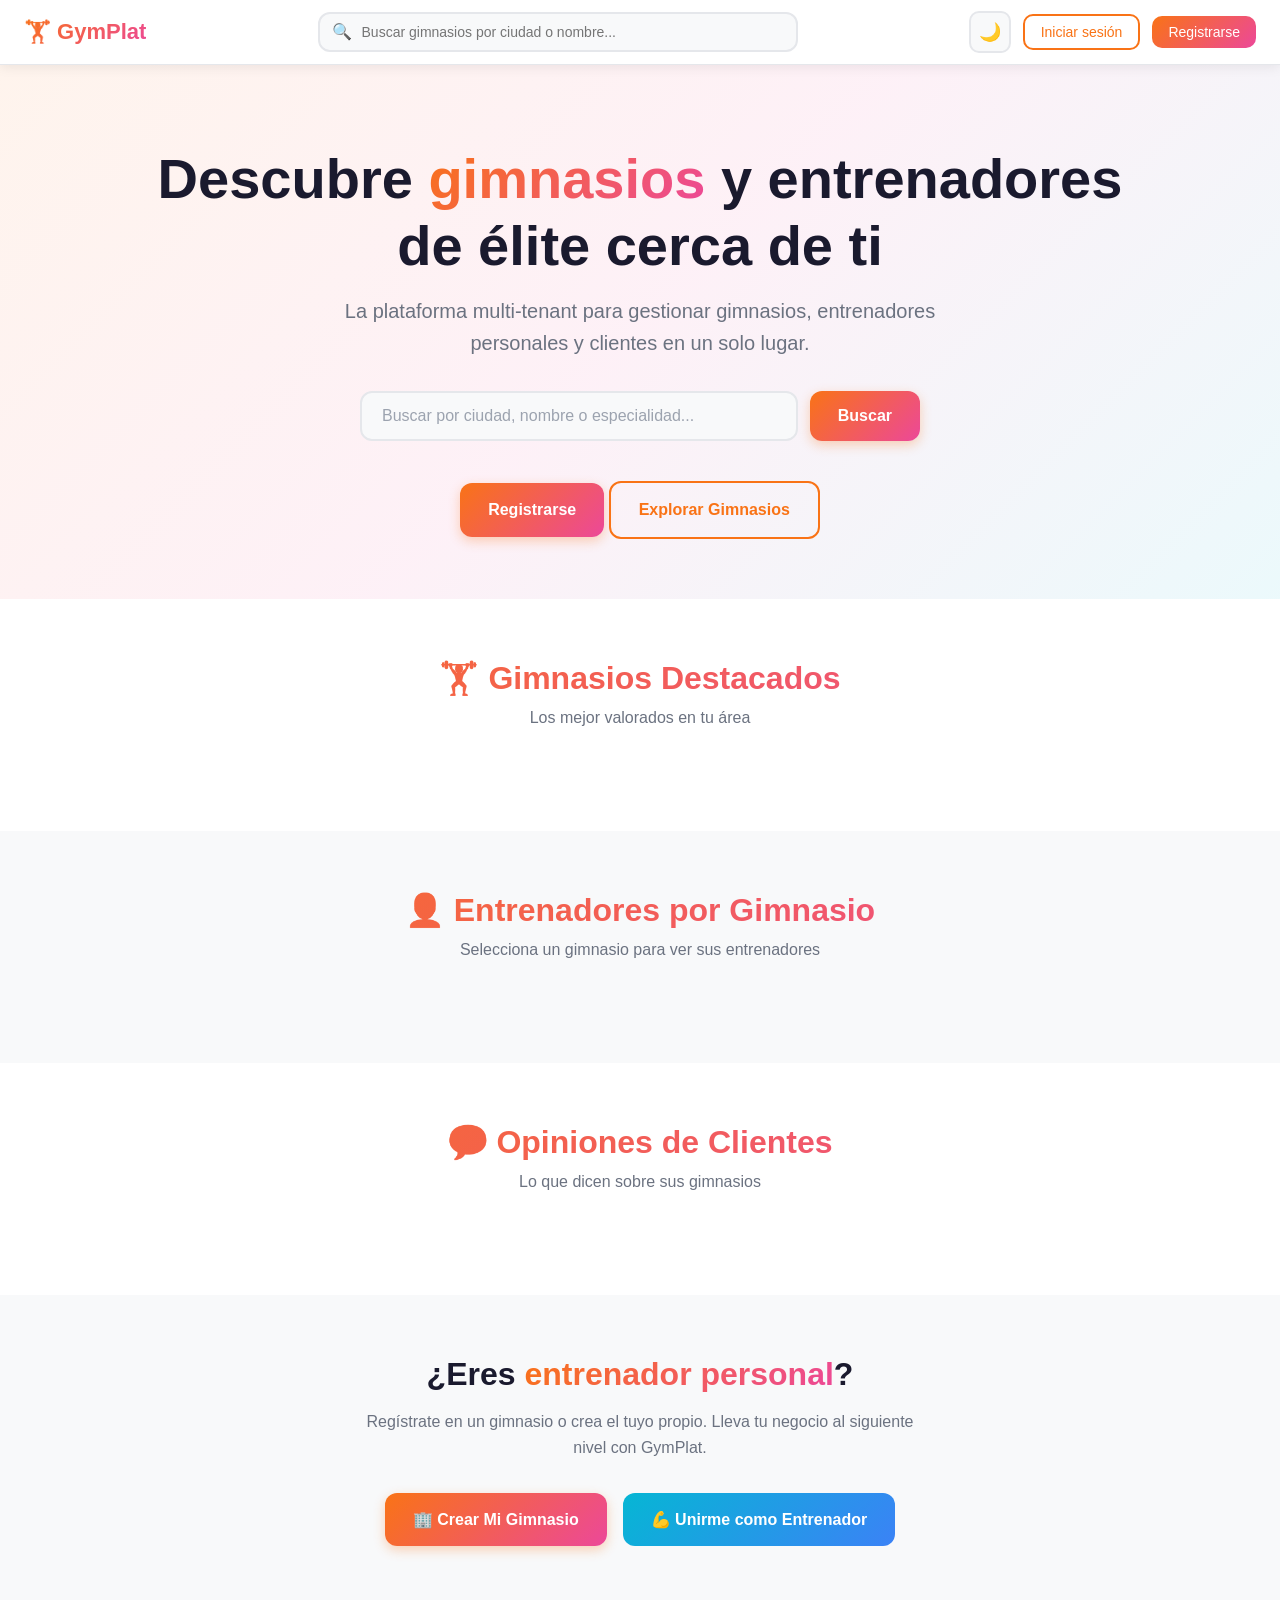
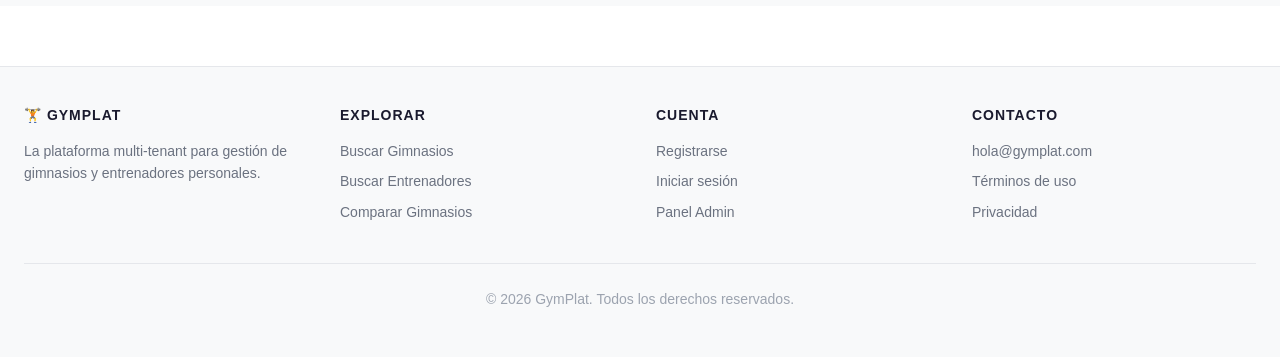
<file: index.html>
<!DOCTYPE html>
<html lang="es">
<head>
  <meta charset="UTF-8">
  <meta name="viewport" content="width=device-width, initial-scale=1.0">
  <title>GymPlat - Encuentra tu gimnasio perfecto</title>
  <link rel="stylesheet" href="css/main.css">
  <link rel="icon" href="data:image/svg+xml,<svg xmlns=%22http://www.w3.org/2000/svg%22 viewBox=%220 0 100 100%22><text y=%22.9em%22 font-size=%2290%22>🏋️</text></svg>">
</head>
<body>
  <!-- Navbar se inserta dinámicamente -->
  <div id="navbar-root"></div>

  <!-- HERO -->
  <section class="hero" id="hero">
    <div class="container">
      <h1>Descubre <span class="gradient-text">gimnasios</span> y entrenadores<br>de élite cerca de ti</h1>
      <p>La plataforma multi-tenant para gestionar gimnasios, entrenadores personales y clientes en un solo lugar.</p>
      <div class="search-hero">
        <input type="search" id="hero-search" class="input" placeholder="Buscar por ciudad, nombre o especialidad...">
        <button class="btn btn-primary btn-lg" onclick="handleHeroSearch()">Buscar</button>
      </div>
      <div>
        <a href="pages/register.html" class="btn btn-primary btn-lg">Registrarse</a>
        <a href="pages/search.html" class="btn btn-outline btn-lg">Explorar Gimnasios</a>
      </div>
    </div>
  </section>

  <!-- GIMNASIOS DESTACADOS -->
  <section class="section" id="featured">
    <div class="container">
      <div class="section-title">
        <h2>🏋️ Gimnasios Destacados</h2>
        <p>Los mejor valorados en tu área</p>
      </div>
      <div class="grid-3" id="featured-grid"></div>
    </div>
  </section>

  <!-- ENTRENADORES POR GIMNASIO -->
  <section class="section section-alt" id="trainers-section">
    <div class="container">
      <div class="section-title">
        <h2>👤 Entrenadores por Gimnasio</h2>
        <p>Selecciona un gimnasio para ver sus entrenadores</p>
      </div>
      <div id="gym-selector"></div>
      <div class="mt-3" id="trainers-carousel"></div>
    </div>
  </section>

  <!-- TESTIMONIOS -->
  <section class="section" id="testimonials">
    <div class="container">
      <div class="section-title">
        <h2>💬 Opiniones de Clientes</h2>
        <p>Lo que dicen sobre sus gimnasios</p>
      </div>
      <div class="grid-3" id="testimonials-grid"></div>
    </div>
  </section>

  <!-- CTA ENTRENADORES -->
  <section class="section section-alt" id="cta-trainer">
    <div class="container" style="text-align:center;">
      <h2>¿Eres <span class="text-gradient">entrenador personal</span>?</h2>
      <p style="color:var(--text-secondary);max-width:560px;margin:16px auto 32px;">
        Regístrate en un gimnasio o crea el tuyo propio. Lleva tu negocio al siguiente nivel con GymPlat.
      </p>
      <div class="flex justify-center gap-4" style="flex-wrap:wrap;">
        <a href="pages/register.html?tab=gym" class="btn btn-primary btn-lg">🏢 Crear Mi Gimnasio</a>
        <a href="pages/register.html?tab=trainer" class="btn btn-secondary btn-lg">💪 Unirme como Entrenador</a>
      </div>
    </div>
  </section>

  <!-- FOOTER -->
  <footer class="footer">
    <div class="footer-content">
      <div>
        <h4>🏋️ GymPlat</h4>
        <p style="color:var(--text-secondary);font-size:14px;">La plataforma multi-tenant para gestión de gimnasios y entrenadores personales.</p>
      </div>
      <div>
        <h4>Explorar</h4>
        <a href="pages/search.html">Buscar Gimnasios</a>
        <a href="pages/search.html">Buscar Entrenadores</a>
        <a href="pages/compare.html">Comparar Gimnasios</a>
      </div>
      <div>
        <h4>Cuenta</h4>
        <a href="pages/register.html">Registrarse</a>
        <a href="#" onclick="handleLoginClick()">Iniciar sesión</a>
        <a href="pages/admin-gym.html">Panel Admin</a>
      </div>
      <div>
        <h4>Contacto</h4>
        <a href="mailto:hola@gymplat.com">hola@gymplat.com</a>
        <a href="#">Términos de uso</a>
        <a href="#">Privacidad</a>
      </div>
    </div>
    <div class="footer-bottom">
      <p>&copy; 2026 GymPlat. Todos los derechos reservados.</p>
    </div>
  </footer>

  <!-- App Module -->
  <script type="module">
    import { Navbar } from './js/components/Navbar.js';
    import { GymCard } from './js/components/GymCard.js';
    import { gymService } from './js/services/firestore.js';
    import { getCurrentUser, logoutUser, onAuthStateChanged } from './js/services/auth.js';
    import { Toast } from './js/components/Toast.js';

    const toast = new Toast();

    // Navbar
    const navbar = new Navbar({
      onSearch: (term) => handleGlobalSearch(term),
      onLoginClick: () => { window.location.href = 'pages/register.html'; },
      onRegisterClick: () => { window.location.href = 'pages/register.html'; },
      onLogout: async () => {
        try {
          await logoutUser();
          navbar.setUser(null);
          toast.info('Sesión cerrada');
        } catch(e) {
          toast.error(e.message);
        }
      },
    });
    document.getElementById('navbar-root').appendChild(navbar.render());

    onAuthStateChanged((user) => navbar.setUser(user));

    // Cargar gimnasios destacados
    async function loadFeatured() {
      const grid = document.getElementById('featured-grid');
      try {
        let gyms;
        try {
          gyms = await gymService.getAll();
        } catch(e) {
          gyms = getSampleGyms();
        }
        gyms = gyms.filter(g => g.estado === 'activo').slice(0, 6);
        gyms.forEach(gym => {
          grid.appendChild(GymCard.render(gym));
        });
      } catch(e) {
        grid.innerHTML = '<div class="empty-state"><div class="icon">🏋️</div><p>No hay gimnasios disponibles</p></div>';
      }
    }

    // Cargar gyms para selector de entrenadores
    async function loadGymSelector() {
      const selector = document.getElementById('gym-selector');
      try {
        let gyms;
        try { gyms = await gymService.getAll(); } catch(e) { gyms = getSampleGyms(); }
        gyms.filter(g => g.estado === 'activo').slice(0, 5).forEach(gym => {
          const btn = document.createElement('button');
          btn.className = 'chip';
          btn.textContent = gym.nombre;
          btn.style.cssText = 'font-size:14px;padding:8px 16px;';
          btn.onclick = () => loadTrainersByGym(gym.id, gym.nombre);
          selector.appendChild(btn);
        });
      } catch(e) {}
    }

    async function loadTrainersByGym(gymId, gymName) {
      const carousel = document.getElementById('trainers-carousel');
      carousel.innerHTML = '';
      carousel.style.display = 'flex';
      carousel.style.gap = '24px';
      carousel.style.overflowX = 'auto';
      carousel.style.paddingBottom = '12px';
      carousel.style.scrollSnapType = 'x mandatory';
      try {
        let trainers;
        try {
          const { trainerService } = await import('./js/services/firestore.js');
          trainers = await trainerService.getByGym(gymId);
        } catch(e) { trainers = []; }

        if (trainers.length === 0) {
          carousel.innerHTML = '<div class="empty-state"><p>No hay entrenadores registrados en este gimnasio</p></div>';
          return;
        }

        trainers.forEach(async trainer => {
          const card = document.createElement('div');
          card.style.cssText = 'min-width:280px;scroll-snap-align:start;';
          card.appendChild(await import('./js/components/TrainerCard.js').then(m => m.TrainerCard.render(trainer)));
          carousel.appendChild(card);
        });
      } catch(e) {
        carousel.innerHTML = '<div class="empty-state"><p>Error cargando entrenadores</p></div>';
      }
    }

    // Cargar testimonios (reseñas)
    async function loadTestimonials() {
      const grid = document.getElementById('testimonials-grid');
      try {
        let reviews;
        try {
          const { reviewService } = await import('./js/services/firestore.js');
          reviews = await reviewService.getAll();
        } catch(e) { reviews = getSampleReviews(); }

        reviews.filter(r => r.approved).slice(0, 3).forEach(review => {
          const card = document.createElement('div');
          card.className = 'card';
          card.style.cssText = 'border-radius:16px;';
          let stars = "";
          for (let i = 0; i < 5; i++) stars += i < review.rating ? "★" : "☆";
          card.innerHTML = `
            <div style="display:flex;align-items:center;gap:10px;margin-bottom:12px;">
              <div style="width:40px;height:40px;border-radius:50%;background:var(--gradient-sports);display:flex;align-items:center;justify-content:center;color:#fff;font-weight:700;">${(review.autorNombre||'?').charAt(0)}</div>
              <div>
                <strong>${escapeHtml(review.autorNombre||'Anónimo')}</strong>
                <div style="color:#f59e0b;">${stars}</div>
              </div>
            </div>
            <p style="color:var(--text-primary);font-size:14px;line-height:1.6;">${escapeHtml(review.contenido||'')}</p>
          `;
          grid.appendChild(card);
        });
      } catch(e) {
        grid.innerHTML = '<div class="empty-state"><p>No hay testimonios aún</p></div>';
      }
    }

    function escapeHtml(text) {
      if (!text) return '';
      const div = document.createElement('div');
      div.textContent = text;
      return div.innerHTML;
    }

    // Funciones globales
    window.handleHeroSearch = function() {
      const term = document.getElementById('hero-search').value.trim();
      if (term) {
        window.location.href = `pages/search.html?q=${encodeURIComponent(term)}`;
      }
    };

    window.handleGlobalSearch = function(term) {
      if (term.length >= 3) {
        window.location.href = `pages/search.html?q=${encodeURIComponent(term)}`;
      }
    };

    window.handleLoginClick = function() {
      window.location.href = 'pages/register.html';
    };

    // Datos de ejemplo
    function getSampleGyms() {
      return [
        { id:'g1', nombre:'Power Gym Madrid', descripcion:'Gimnasio de referencia en Madrid con instalaciones de última generación', direccion:'Av. de la Castellana 123, Madrid', telefono:'+34 911 234 567', email:'info@powergym.es', ciudad:'Madrid', estado:'activo', logo:'', banner:'', precioMensual:49.99, rating:4.8, reviewCount:124, especialidades:['CrossFit','Fuerza','Musculación'], createdAt:new Date().toISOString(), updatedAt:new Date().toISOString() },
        { id:'g2', nombre:'Zen Yoga Studio', descripcion:'Estudio especializado en yoga, pilates y mindfulness', direccion:'Calle Serrano 45, Madrid', telefono:'+34 912 345 678', email:'hola@zenyoga.es', ciudad:'Madrid', estado:'activo', logo:'', banner:'', precioMensual:39.99, rating:4.9, reviewCount:89, especialidades:['Yoga','Pilates','Mindfulness'], createdAt:new Date().toISOString(), updatedAt:new Date().toISOString() },
        { id:'g3', nombre:'Iron Fit Club', descripcion:'Entrenamiento funcional y clases grupales', direccion:'Paseo de la Reforma 789, CDMX', telefono:'+52 555 123 4567', email:'contacto@ironfit.mx', ciudad:'Ciudad de México', estado:'activo', logo:'', banner:'', precioMensual:35.00, rating:4.5, reviewCount:67, especialidades:['Funcional','Cardio','Boxeo'], createdAt:new Date().toISOString(), updatedAt:new Date().toISOString() },
      ];
    }

    function getSampleReviews() {
      return [
        { id:'r1', gymId:'g1', autorNombre:'Carlos M.', autorEmail:'carlos@mail.com', contenido:'Excelente gimnasio, los entrenadores son muy profesionales y las instalaciones están impecables.', rating:5, media:[], approved:true, createdAt:new Date().toISOString() },
        { id:'r2', gymId:'g2', autorNombre:'Ana L.', autorEmail:'ana@mail.com', contenido:'El mejor estudio de yoga que he conocido. Ambiente relajado y profesores excelentes.', rating:5, media:[], approved:true, createdAt:new Date().toISOString() },
        { id:'r3', gymId:'g3', autorNombre:'Miguel R.', autorEmail:'miguel@mail.com', contenido:'Buen gimnasio pero los horarios podrían ser más flexibles.', rating:3, media:[], approved:true, createdAt:new Date().toISOString() },
      ];
    }

    // Init
    loadFeatured();
    loadGymSelector();
    loadTestimonials();
  </script>
</body>
</html>
</file>
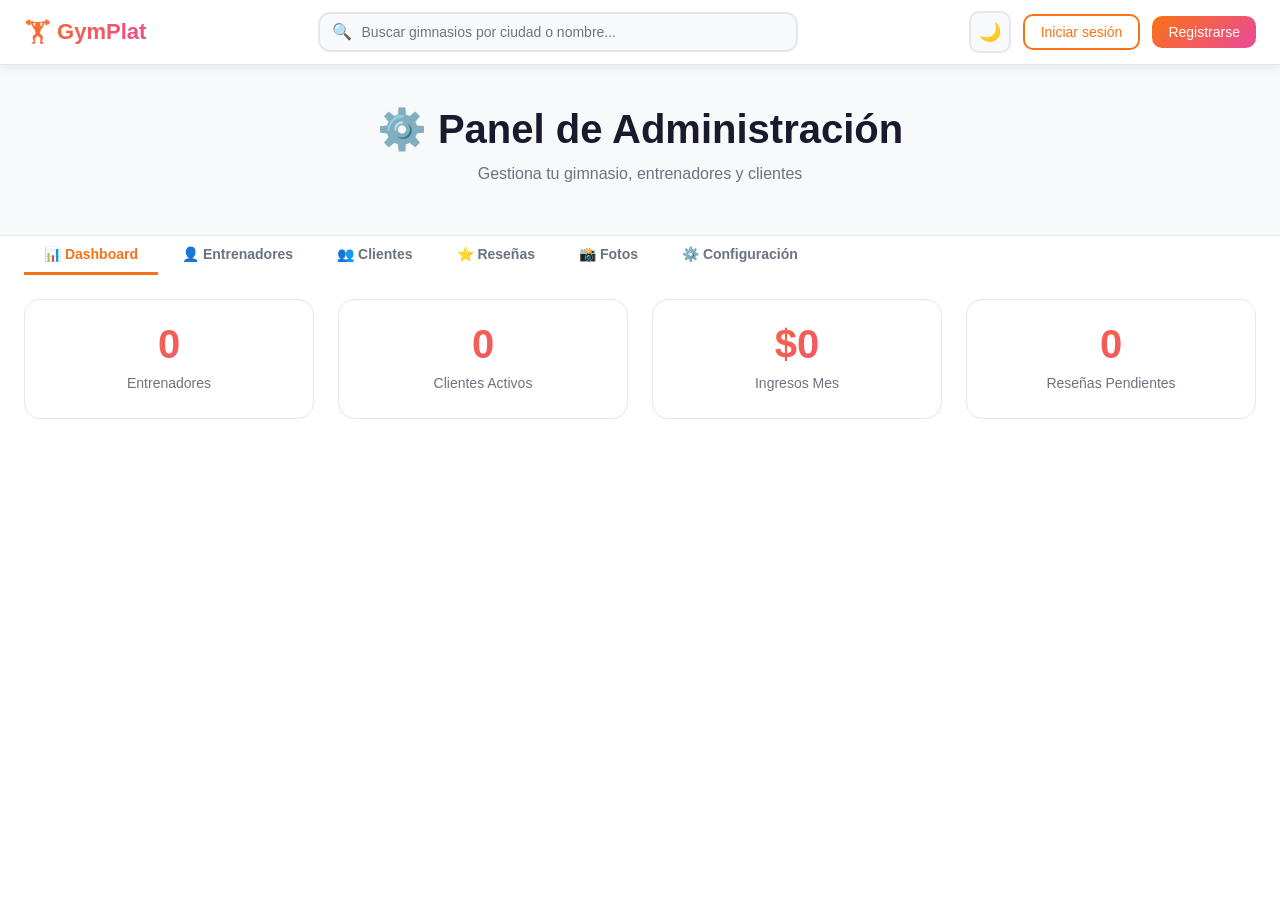
<file: pages/admin-gym.html>
<!DOCTYPE html>
<html lang="es">
<head>
  <meta charset="UTF-8">
  <meta name="viewport" content="width=device-width, initial-scale=1.0">
  <title>Panel Admin - GymPlat</title>
  <link rel="stylesheet" href="../css/main.css">
  <link rel="icon" href="data:image/svg+xml,<svg xmlns=%22http://www.w3.org/2000/svg%22 viewBox=%220 0 100 100%22><text y=%22.9em%22 font-size=%2290%22>⚙️</text></svg>">
</head>
<body>
  <div id="navbar-root"></div>
  <div id="page-content"></div>

  <script type="module">
    import { Navbar } from '../js/components/Navbar.js';
    import { Toast } from '../js/components/Toast.js';
    import { Modal } from '../js/components/Modal.js';
    import { FormBuilder } from '../js/components/Form.js';
    import { RatingStars } from '../js/components/RatingStars.js';
    import { COLLECTIONS } from '../js/utils/config.js';
    import {
      gymService, trainerService, clientService, reviewService,
      paymentService, photoService, updateDoc
    } from '../js/services/firestore.js';
    import { uploadWithWidget } from '../js/services/cloudinary.js';
    import { onAuthStateChanged } from '../js/services/auth.js';

    const toast = new Toast();
    const modal = new Modal();
    const uploadModal = new Modal();

    const navbar = new Navbar({
      onSearch: (t) => window.location.href = `search.html?q=${encodeURIComponent(t)}`,
      onLoginClick: () => { window.location.href = '../index.html'; },
      onRegisterClick: () => { window.location.href = '../index.html'; },
    });
    document.getElementById('navbar-root').appendChild(navbar.render());
    onAuthStateChanged((user) => navbar.setUser(user));

    const urlParams = new URLSearchParams(window.location.search);
    const gymId = urlParams.get('gym');
    let currentGym = null;

    async function loadAdminPanel() {
      const content = document.getElementById('page-content');

      content.innerHTML = `
        <div id="navbar-root2"></div>
        <div class="page-header">
          <h1>⚙️ Panel de Administración</h1>
          <p>Gestiona tu gimnasio, entrenadores y clientes</p>
        </div>
        <div class="container">
          <div class="tabs">
            <button class="tab-btn active" data-tab="dashboard">📊 Dashboard</button>
            <button class="tab-btn" data-tab="entrenadores">👤 Entrenadores</button>
            <button class="tab-btn" data-tab="clientes">👥 Clientes</button>
            <button class="tab-btn" data-tab="reseñas">⭐ Reseñas</button>
            <button class="tab-btn" data-tab="fotos">📸 Fotos</button>
            <button class="tab-btn" data-tab="configuracion">⚙️ Configuración</button>
          </div>

          <div id="tab-dashboard" class="tab-content active">
            <div class="grid-4 mt-2">
              <div class="stat-card"><div class="stat-number" id="stat-trainers">0</div><div class="stat-label">Entrenadores</div></div>
              <div class="stat-card"><div class="stat-number" id="stat-clients">0</div><div class="stat-label">Clientes Activos</div></div>
              <div class="stat-card"><div class="stat-number" id="stat-revenue">$0</div><div class="stat-label">Ingresos Mes</div></div>
              <div class="stat-card"><div class="stat-number" id="stat-reviews">0</div><div class="stat-label">Reseñas Pendientes</div></div>
            </div>
          </div>

          <div id="tab-entrenadores" class="tab-content">
            <div style="display:flex;justify-content:space-between;align-items:center;margin-bottom:16px;">
              <h2>Gestionar Entrenadores</h2>
              <button class="btn btn-primary" onclick="openTrainerForm()">➕ Nuevo Entrenador</button>
            </div>
            <div id="trainers-admin-list"></div>
          </div>

          <div id="tab-clientes" class="tab-content">
            <div style="display:flex;justify-content:space-between;align-items:center;margin-bottom:16px;">
              <h2>Gestionar Clientes</h2>
              <select class="input" id="client-trainer-filter" style="width:auto;" onchange="loadClientsByTrainer()">
                <option value="">Todos los entrenadores</option>
              </select>
            </div>
            <div id="clients-admin-list"></div>
          </div>

          <div id="tab-reseñas" class="tab-content">
            <h2>Reseñas Pendientes</h2>
            <div id="reviews-admin-list" class="mt-2"></div>
          </div>

          <div id="tab-fotos" class="tab-content">
            <div style="display:flex;justify-content:space-between;align-items:center;margin-bottom:16px;">
              <h2>Gestionar Fotos del Gimnasio</h2>
              <button class="btn btn-primary" onclick="openPhotoUpload()">📷 Subir Foto</button>
            </div>
            <div class="grid-4" id="photos-admin-list"></div>
          </div>

          <div id="tab-configuracion" class="tab-content">
            <h2>Configuración del Gimnasio</h2>
            <div class="card mt-2" style="max-width:640px;">
              <div id="config-form"></div>
              <button class="btn btn-primary mt-2" onclick="saveConfig()">Guardar Cambios</button>
            </div>
          </div>
        </div>
      `;

      // Tab switching
      content.querySelectorAll('.tab-btn').forEach(btn => {
        btn.addEventListener('click', () => {
          content.querySelectorAll('.tab-btn').forEach(b => b.classList.remove('active'));
          content.querySelectorAll('.tab-content').forEach(tc => tc.classList.remove('active'));
          btn.classList.add('active');
          content.querySelector(`#tab-${btn.dataset.tab}`).classList.add('active');
          if (btn.dataset.tab === 'dashboard') loadDashboard();
          if (btn.dataset.tab === 'entrenadores') loadTrainersAdmin();
          if (btn.dataset.tab === 'clientes') loadClientsAdmin();
          if (btn.dataset.tab === 'reseñas') loadReviewsAdmin();
          if (btn.dataset.tab === 'fotos') loadPhotosAdmin();
          if (btn.dataset.tab === 'configuracion') loadConfig();
        });
      });

      // Load initial data
      loadDashboard();
      loadTrainersAdmin();

      function escapeHtml(t) { if (!t) return ''; const d=document.createElement('div'); d.textContent=t; return d.innerHTML; }

      // Dashboard
      async function loadDashboard() {
        try {
          let trainers = [];
          try { trainers = await trainerService.getByGym(gymId); } catch(e) {}
          let clients = [];
          try {
            const allClients = await clientService.getAll();
            clients = allClients.filter(c => c.gymId === gymId && c.estado === 'activo');
          } catch(e) {}
          let payments = [];
          try {
            const allPayments = await paymentService.getAll();
            const now = new Date();
            payments = allPayments.filter(p => {
              if (p.gymId !== gymId) return false;
              const d = new Date(p.fecha);
              return d.getMonth() === now.getMonth() && d.getFullYear() === now.getFullYear();
            });
          } catch(e) {}
          let pendingReviews = 0;
          try {
            const allReviews = await reviewService.getAll();
            pendingReviews = allReviews.filter(r => r.gymId === gymId && !r.approved).length;
          } catch(e) {}

          const revenue = payments.reduce((s, p) => s + (p.monto || 0), 0);
          document.getElementById('stat-trainers').textContent = trainers.length;
          document.getElementById('stat-clients').textContent = clients.length;
          document.getElementById('stat-revenue').textContent = `$${revenue.toLocaleString('es-ES')}`;
          document.getElementById('stat-reviews').textContent = pendingReviews;
        } catch(e) {}
      }

      // Trainers admin
      async function loadTrainersAdmin() {
        const list = document.getElementById('trainers-admin-list');
        if (!list) return;
        list.innerHTML = '';
        try {
          let trainers = [];
          try { trainers = await trainerService.getByGym(gymId); } catch(e) {}
          if (trainers.length === 0) {
            list.innerHTML = '<div class="empty-state"><p>No hay entrenadores</p></div>';
            return;
          }
          trainers.forEach(t => {
            const card = document.createElement('div');
            card.className = 'card';
            card.style.cssText = 'display:flex;gap:16px;align-items:center;margin-bottom:12px;';
            card.innerHTML = `
              <div style="width:60px;height:60px;border-radius:12px;overflow:hidden;background:var(--bg-tertiary);flex-shrink:0;">
                ${t.foto ? `<img src="${t.foto}" style="width:100%;height:100%;object-fit:cover;">` : '<div style="display:flex;align-items:center;justify-content:center;height:100%;font-size:24px;">👤</div>'}
              </div>
              <div style="flex:1;">
                <h4 style="margin:0;">${escapeHtml(t.nombre)}</h4>
                <p style="font-size:13px;color:var(--text-secondary);margin:2px 0;">${escapeHtml(t.especialidad)} · ${t.aniosExperiencia} años · $${t.tarifaHora}/hr</p>
                <span class="badge ${t.estado==='activo'?'badge-green':t.estado==='pausa'?'badge-yellow':'badge-red'}">${t.estado}</span>
              </div>
              <div class="actions-row">
                <button class="btn btn-sm btn-secondary" onclick="openTrainerForm('${t.id}')">✏️</button>
                <button class="btn btn-sm ${t.estado==='activo'?'btn-danger':'btn-success'}" onclick="toggleTrainerState('${t.id}','${t.estado}')">${t.estado==='activo'?'🚫':'✅'}</button>
                <button class="btn btn-sm btn-danger" onclick="deleteTrainer('${t.id}')">🗑️</button>
              </div>
            `;
            list.appendChild(card);
          });
        } catch(e) {
          list.innerHTML = '<div class="empty-state"><p>Error cargando</p></div>';
        }
      }

      // Clients admin
      async function loadClientsAdmin() {
        const list = document.getElementById('clients-admin-list');
        if (!list) return;
        list.innerHTML = '';
        try {
          let allClients = [];
          try {
            const c = await clientService.getAll();
            allClients = c.filter(cl => cl.gymId === gymId);
          } catch(e) {}

          const filterEl = document.getElementById('client-trainer-filter');
          if (filterEl) {
            filterEl.innerHTML = '<option value="">Todos los entrenadores</option>';
            const trainers = [...new Set(allClients.map(c => c.trainerId))];
            for (const tid of trainers) {
              let tName = tid;
              try { const t = await trainerService.getById(tid); if (t) tName = t.nombre; } catch(e) {}
              const opt = document.createElement('option');
              opt.value = tid; opt.textContent = tName;
              filterEl.appendChild(opt);
            }
          }

          const filtered = filterEl?.value
            ? allClients.filter(c => c.trainerId === filterEl.value)
            : allClients;

          if (filtered.length === 0) {
            list.innerHTML = '<div class="empty-state"><p>No hay clientes</p></div>';
            return;
          }
          filtered.forEach(c => {
            const card = document.createElement('div');
            card.className = 'card';
            card.style.cssText = 'margin-bottom:12px;';
            const estadoClass = c.estado === 'activo' ? 'badge-green' : c.estado === 'vencido' ? 'badge-red' : 'badge-yellow';
            card.innerHTML = `
              <div style="display:flex;gap:16px;align-items:center;flex-wrap:wrap;">
                <div style="width:48px;height:48px;border-radius:50%;background:var(--gradient-sports);display:flex;align-items:center;justify-content:center;color:#fff;font-weight:700;">${(c.nombre||'?').charAt(0)}</div>
                <div style="flex:1;min-width:200px;">
                  <h4 style="margin:0;">${escapeHtml(c.nombre)}</h4>
                  <p style="font-size:13px;color:var(--text-secondary);">${escapeHtml(c.email||'')} · ${escapeHtml(c.telefono||'')}</p>
                  <p style="font-size:13px;color:var(--text-secondary);">🎯 ${escapeHtml(c.objetivo||'')}</p>
                </div>
                <span class="badge ${estadoClass}">${c.estado}</span>
                <span class="badge badge-blue">${c.periodo||'mensual'}</span>
                <div class="actions-row">
                  <button class="btn btn-sm btn-secondary" onclick="openClientForm('${c.id}')">✏️</button>
                  <button class="btn btn-sm btn-danger" onclick="deleteClient('${c.id}')">🗑️</button>
                </div>
              </div>
            `;
            list.appendChild(card);
          });
        } catch(e) {
          list.innerHTML = '<div class="empty-state"><p>Error cargando</p></div>';
        }
      }

      window.loadClientsByTrainer = loadClientsAdmin;

      // Reviews admin
      async function loadReviewsAdmin() {
        const list = document.getElementById('reviews-admin-list');
        if (!list) return;
        try {
          let reviews = [];
          try {
            const all = await reviewService.getAll();
            reviews = all.filter(r => r.gymId === gymId && !r.approved);
          } catch(e) {}
          if (reviews.length === 0) {
            list.innerHTML = '<div class="empty-state"><div class="icon">✅</div><p>¡Todo revisado! No hay reseñas pendientes</p></div>';
            return;
          }
          reviews.forEach(r => {
            const card = document.createElement('div');
            card.className = 'card';
            card.style.cssText = 'margin-bottom:12px;';
            const stars = '★'.repeat(r.rating || 0) + '☆'.repeat(5 - (r.rating || 0));
            card.innerHTML = `
              <div style="display:flex;justify-content:space-between;align-items:start;flex-wrap:wrap;gap:12px;">
                <div>
                  <strong>${escapeHtml(r.autorNombre||'Anónimo')}</strong>
                  <div style="color:#f59e0b;margin:4px 0;">${stars}</div>
                  <p style="font-size:14px;color:var(--text-primary);">${escapeHtml(r.contenido||'')}</p>
                </div>
                <div class="actions-row">
                  <button class="btn btn-sm btn-success" onclick="approveReview('${r.id}')">✅ Aprobar</button>
                  <button class="btn btn-sm btn-danger" onclick="rejectReview('${r.id}')">❌ Rechazar</button>
                </div>
              </div>
            `;
            list.appendChild(card);
          });
        } catch(e) {
          list.innerHTML = '<div class="empty-state"><p>Error cargando</p></div>';
        }
      }

      window.approveReview = async function(id) {
        try { await reviewService.update(id, { approved: true }); toast.success('Reseña aprobada'); loadReviewsAdmin(); }
        catch(e) { toast.error(e.message); }
      };

      window.rejectReview = async function(id) {
        try { await reviewService.delete(id); toast.success('Reseña rechazada'); loadReviewsAdmin(); }
        catch(e) { toast.error(e.message); }
      };

      // Photos admin
      async function loadPhotosAdmin() {
        const grid = document.getElementById('photos-admin-list');
        if (!grid) return;
        try {
          let photos = [];
          try {
            const all = await photoService.getAll();
            photos = all.filter(p => p.gymId === gymId);
          } catch(e) {}
          if (photos.length === 0) {
            grid.innerHTML = '<div class="empty-state"><div class="icon">📷</div><p>No hay fotos</p></div>';
            return;
          }
          photos.forEach(p => {
            const card = document.createElement('div');
            card.className = 'card card-hover';
            card.style.cssText = 'padding:8px;';
            card.innerHTML = `
              <img src="${p.url||''}" style="width:100%;aspect-ratio:1;object-fit:cover;border-radius:8px;" alt="">
              <div style="display:flex;justify-content:space-between;align-items:center;padding:8px 4px 0;">
                <span class="badge badge-blue" style="font-size:10px;">${p.tipo||''}</span>
                <button class="btn btn-sm btn-danger" onclick="deletePhoto('${p.id}')">🗑️</button>
              </div>
            `;
            grid.appendChild(card);
          });
        } catch(e) {
          grid.innerHTML = '<div class="empty-state"><p>Error</p></div>';
        }
      }

      window.deletePhoto = async function(id) {
        try { await photoService.delete(id); toast.success('Foto eliminada'); loadPhotosAdmin(); }
        catch(e) { toast.error(e.message); }
      };

      // Config form
      function loadConfig() {
        const formArea = document.getElementById('config-form');
        if (!formArea || !currentGym) return;
        const form = FormBuilder.create([
          { name:'nombre', type:'text', label:'Nombre del gimnasio', required:true, value:currentGym.nombre },
          { name:'descripcion', type:'textarea', label:'Descripción', value:currentGym.descripcion, rows:3 },
          { name:'direccion', type:'text', label:'Dirección', value:currentGym.direccion },
          { name:'telefono', type:'tel', label:'Teléfono', value:currentGym.telefono },
          { name:'email', type:'email', label:'Email', value:currentGym.email },
          { name:'ciudad', type:'text', label:'Ciudad', value:currentGym.ciudad },
          { name:'precioMensual', type:'number', label:'Precio Mensual ($)', value:currentGym.precioMensual, min:0, step:0.01 },
        ]);
        formArea.innerHTML = '';
        formArea.appendChild(form.render());
      }

      window.saveConfig = async function() {
        const formEl = document.getElementById('config-form').querySelector('form');
        // Manual validation since FormBuilder instance is scoped
        const inputs = formEl.querySelectorAll('input, textarea');
        let valid = true;
        inputs.forEach(inp => {
          if (inp.required && !inp.value.trim()) {
            inp.style.borderColor = '#ef4444';
            valid = false;
          } else {
            inp.style.borderColor = '';
          }
        });
        if (!valid) { toast.error('Campos obligatorios incompletos'); return; }

        const data = {};
        inputs.forEach(inp => { data[inp.name] = inp.value; });
        data.updatedAt = new Date().toISOString();

        try {
          await gymService.update(gymId, data);
          currentGym = { ...currentGym, ...data };
          toast.success('Configuración guardada');
        } catch(e) { toast.error(e.message); }
      };

      // Trainer form (create/edit)
      window.openTrainerForm = function(editId) {
        let existing = null;
        if (editId) {
          try { existing = trainerService.getById(editId); } catch(e) {}
        }

        const form = FormBuilder.create([
          { name:'nombre', type:'text', label:'Nombre', required:true, value:existing?.nombre||'' },
          { name:'email', type:'email', label:'Email', required:true, value:existing?.email||'' },
          { name:'telefono', type:'tel', label:'Teléfono', value:existing?.telefono||'' },
          { name:'especialidad', type:'text', label:'Especialidad', required:true, value:existing?.especialidad||'' },
          { name:'aniosExperiencia', type:'number', label:'Años de Experiencia', value:existing?.aniosExperiencia||0, min:0 },
          { name:'certificaciones', type:'text', label:'Certificaciones (separadas por coma)', value:(existing?.certificaciones||[]).join(', ') },
          { name:'tarifaHora', type:'number', label:'Tarifa/Hora ($)', value:existing?.tarifaHora||0, min:0, step:1 },
          { name:'bio', type:'textarea', label:'Bio', value:existing?.bio||'', rows:3 },
          { name:'foto', type:'file', label:'Foto', accept:'image/*' },
        ]);

        modal.open({
          title: editId ? 'Editar Entrenador' : 'Nuevo Entrenador',
          size: 'lg',
          content: form.render(),
          actions: [
            { label: 'Cancelar', className: 'btn btn-ghost', onClick: () => modal.close() },
            { label: 'Guardar', className: 'btn btn-primary', onClick: async () => {
              if (!form.validateAll()) return;
              const vals = form.getValues();
              try {
                if (editId) {
                  const certs = vals.certificaciones ? vals.certificaciones.split(',').map(s=>s.trim()).filter(Boolean) : [];
                  await trainerService.update(editId, {
                    nombre:vals.nombre, email:vals.email, telefono:vals.telefono,
                    especialidad:vals.especialidad, aniosExperiencia:parseInt(vals.aniosExperiencia)||0,
                    certificaciones:certs, tarifaHora:parseFloat(vals.tarifaHora)||0, bio:vals.bio,
                    updatedAt:new Date().toISOString(),
                  });
                } else {
                  const certs = vals.certificaciones ? vals.certificaciones.split(',').map(s=>s.trim()).filter(Boolean) : [];
                  await trainerService.create({
                    gymId, nombre:vals.nombre, email:vals.email, telefono:vals.telefono,
                    especialidad:vals.especialidad, aniosExperiencia:parseInt(vals.aniosExperiencia)||0,
                    certificaciones:certs, tarifaHora:parseFloat(vals.tarifaHora)||0, bio:vals.bio,
                    estado:'activo',
                  });
                }
                toast.success('Entrenador guardado');
                modal.close();
                loadTrainersAdmin();
              } catch(e) { toast.error(e.message); }
            }},
          ],
        });
      };

      window.toggleTrainerState = async function(id, state) {
        try {
          await trainerService.update(id, { estado: state==='activo'?'inactivo':'activo', updatedAt:new Date().toISOString() });
          toast.success('Estado actualizado');
          loadTrainersAdmin();
        } catch(e) { toast.error(e.message); }
      };

      window.deleteTrainer = async function(id) {
        if (confirm('¿Eliminar este entrenador?')) {
          try { await trainerService.delete(id); toast.success('Eliminado'); loadTrainersAdmin(); }
          catch(e) { toast.error(e.message); }
        }
      };

      window.openClientForm = function(editId) {
        const form = FormBuilder.create([
          { name:'nombre', type:'text', label:'Nombre', required:true },
          { name:'telefono', type:'tel', label:'Teléfono' },
          { name:'email', type:'email', label:'Email' },
          { name:'objetivo', type:'text', label:'Objetivo' },
          { name:'peso', type:'number', label:'Peso (kg)', min:0, step:0.1 },
          { name:'altura', type:'number', label:'Altura (cm)', min:0 },
          { name:'nacimiento', type:'date', label:'Fecha de Nacimiento' },
          { name:'estado', type:'select', label:'Estado', options:[
            {value:'activo',label:'Activo'},{value:'vencido',label:'Vencido'},{value:'pendiente',label:'Pendiente'},
          ]},
          { name:'monto', type:'number', label:'Monto ($)', min:0 },
          { name:'periodo', type:'select', label:'Periodo', options:[
            {value:'mensual',label:'Mensual'},{value:'quincenal',label:'Quincenal'},{value:'semanal',label:'Semanal'},
          ]},
          { name:'vencimiento', type:'date', label:'Fecha de Vencimiento' },
          { name:'notas', type:'textarea', label:'Notas', rows:2 },
        ]);

        modal.open({
          title: editId ? 'Editar Cliente' : 'Nuevo Cliente',
          size: 'lg',
          content: form.render(),
          actions: [
            { label: 'Cancelar', className: 'btn btn-ghost', onClick: () => modal.close() },
            { label: 'Guardar', className: 'btn btn-primary', onClick: async () => {
              if (!form.validateAll()) return;
              const vals = form.getValues();
              try {
                if (editId) {
                  await clientService.update(editId, { ...vals, updatedAt: new Date().toISOString() });
                } else {
                  await clientService.create({
                    trainerId: vals.trainerId || '', gymId, ...vals,
                    fechaInicio: new Date().toISOString(),
                  });
                }
                toast.success('Cliente guardado');
                modal.close();
                loadClientsAdmin();
              } catch(e) { toast.error(e.message); }
            }},
          ],
        });
      };

      window.deleteClient = async function(id) {
        if (confirm('¿Eliminar este cliente?')) {
          try { await clientService.delete(id); toast.success('Eliminado'); loadClientsAdmin(); }
          catch(e) { toast.error(e.message); }
        }
      };

      // Photo upload modal
      window.openPhotoUpload = function() {
        const uploadArea = document.createElement('div');
        uploadArea.innerHTML = `
          <p style="color:var(--text-secondary);font-size:14px;margin-bottom:16px;">Las fotos se guardan en este navegador.</p>
          <div id="cloudinary-upload-area"></div>
          <p id="upload-status" style="margin-top:12px;font-size:14px;color:var(--accent-cyan);"></p>
        `;

        const btn = document.createElement('button');
        btn.textContent = '🔵 Subir Imagen';
        btn.className = 'btn btn-primary';
        btn.style.cssText = 'margin-top:12px;';

        uploadArea.appendChild(btn);

        modal.open({
          title: 'Subir Fotos',
          content: uploadArea,
          actions: [{ label: 'Cerrar', className: 'btn btn-ghost', onClick: () => modal.close() }],
        });

        btn.addEventListener('click', async () => {
          const statusEl = uploadArea.querySelector('#upload-status');
          try {
            statusEl.textContent = 'Abriendo selector de imagen...';
            const result = await uploadWithWidget();
            statusEl.textContent = 'Imagen guardada localmente';
            toast.success('Foto guardada');

            // Guardar referencia en Firestore
            await photoService.create({
              gymId, trainerId:'', clientId:'', tipo:'mensual',
              fecha: new Date().toISOString(), peso:null, nota:'Foto del gimnasio',
              url: result.url, publicId: result.publicId,
            });
            loadPhotosAdmin();
          } catch(e) {
            statusEl.textContent = `Error: ${e.message}`;
            toast.error(e.message);
          }
        });
      };

      // Load gym data for admin
      async function loadGymData() {
        try {
          currentGym = await gymService.getById(gymId);
        } catch(e) {
          currentGym = { nombre:'Demo Gym', descripcion:'Demo', direccion:'Demo', telefono:'', email:'', ciudad:'Demo', precioMensual:49.99 };
        }
      }

      await loadGymData();
    }

    loadAdminPanel();
  </script>
</body>
</html>
</file>
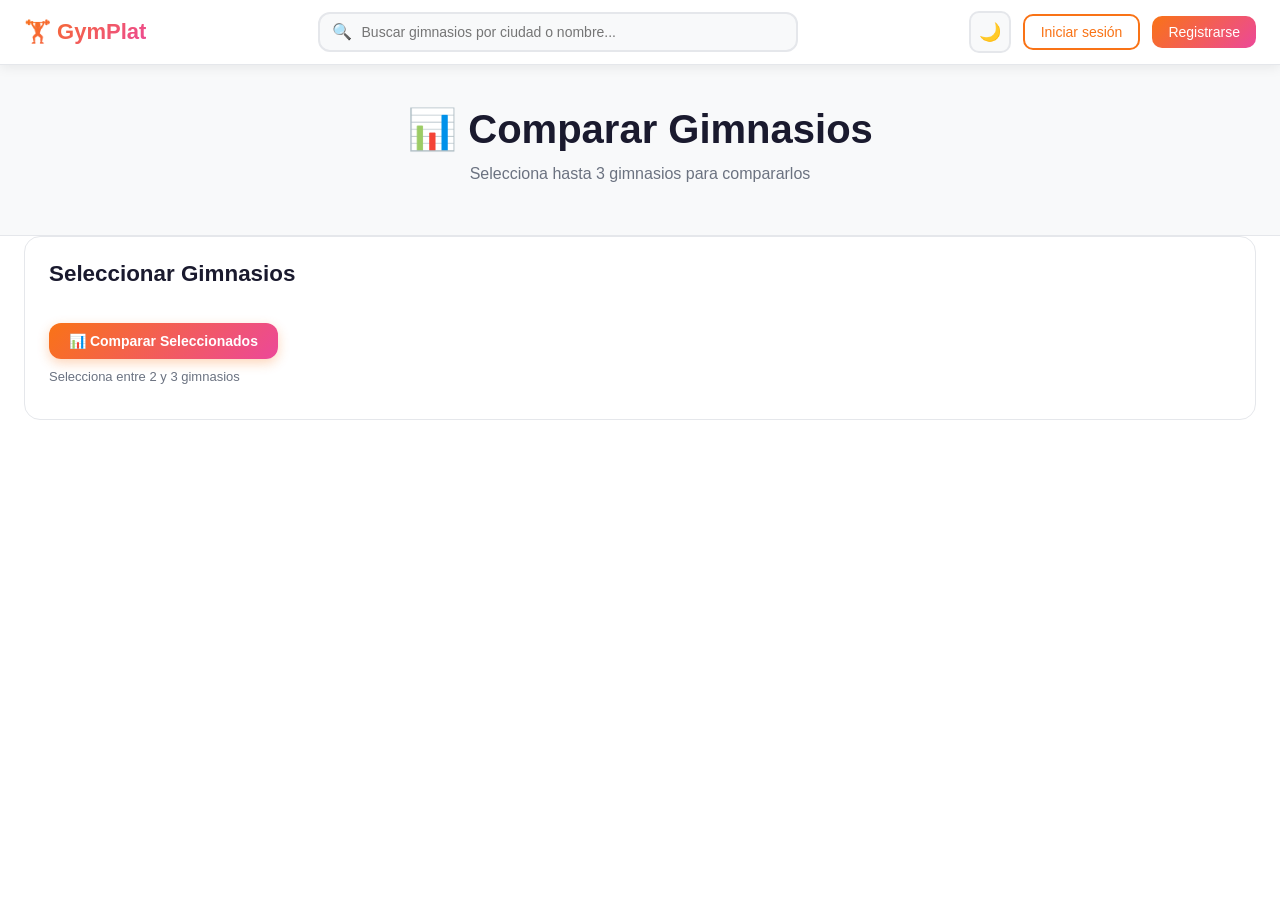
<file: pages/compare.html>
<!DOCTYPE html>
<html lang="es">
<head>
  <meta charset="UTF-8">
  <meta name="viewport" content="width=device-width, initial-scale=1.0">
  <title>Comparar Gimnasios - GymPlat</title>
  <link rel="stylesheet" href="../css/main.css">
  <link rel="icon" href="data:image/svg+xml,<svg xmlns=%22http://www.w3.org/2000/svg%22 viewBox=%220 0 100 100%22><text y=%22.9em%22 font-size=%2290%22>📊</text></svg>">
</head>
<body>
  <div id="navbar-root"></div>
  <div id="page-content"></div>

  <script type="module">
    import { Navbar } from '../js/components/Navbar.js';
    import { Toast } from '../js/components/Toast.js';
    import { gymService } from '../js/services/firestore.js';
    import { compareGyms } from '../js/services/gymService.js';
    import { onAuthStateChanged } from '../js/services/auth.js';

    const toast = new Toast();

    const navbar = new Navbar({ onSearch: (t) => window.location.href = `search.html?q=${encodeURIComponent(t)}` });
    document.getElementById('navbar-root').appendChild(navbar.render());
    onAuthStateChanged((user) => navbar.setUser(user));

    const content = document.getElementById('page-content');

    content.innerHTML = `
      <div class="page-header">
        <h1>📊 Comparar Gimnasios</h1>
        <p>Selecciona hasta 3 gimnasios para compararlos</p>
      </div>
      <div class="container">
        <div class="card mb-3">
          <h3 style="margin-bottom:12px;">Seleccionar Gimnasios</h3>
          <div id="gym-selector" class="flex flex-wrap gap-2"></div>
          <div class="mt-3">
            <button class="btn btn-primary" onclick="startComparison()">📊 Comparar Seleccionados</button>
          </div>
          <p class="text-muted mt-1" style="font-size:13px;">Selecciona entre 2 y 3 gimnasios</p>
        </div>
        <div id="comparison-result" class="hidden">
          <div id="comparison-table"></div>
        </div>
      </div>
    `;

    let selectedGyms = [];

    async function loadGymSelector() {
      const container = content.querySelector('#gym-selector');
      try {
        const gyms = await gymService.getAll();
        gyms.filter(g => g.estado === 'activo').forEach(g => {
          const btn = document.createElement('button');
          btn.className = 'chip';
          btn.textContent = g.nombre;
          btn.addEventListener('click', () => {
            const idx = selectedGyms.findIndex(s => s.id === g.id);
            if (idx >= 0) {
              selectedGyms.splice(idx, 1);
              btn.classList.remove('selected');
            } else if (selectedGyms.length < 3) {
              selectedGyms.push(g);
              btn.classList.add('selected');
            } else {
              toast.warning('Máximo 3 gimnasios');
            }
          });
          container.appendChild(btn);
        });
      } catch(e) {
        container.innerHTML = '<p style="color:var(--text-secondary);">No hay gimnasios disponibles</p>';
      }
    }

    window.startComparison = async function() {
      if (selectedGyms.length < 2) {
        toast.warning('Selecciona al menos 2 gimnasios');
        return;
      }
      content.querySelector('#comparison-result').classList.remove('hidden');
      const tableContainer = content.querySelector('#comparison-table');
      tableContainer.innerHTML = '<div class="spinner"></div>';

      try {
        const gyms = await compareGyms(selectedGyms.map(g => g.id));
        renderComparison(gyms);
      } catch(e) {
        tableContainer.innerHTML = `<div class="empty-state"><p>${e.message}</p></div>`;
      }
    };

    function renderComparison(gyms) {
      const tableContainer = content.querySelector('#comparison-table');

      // Build comparison cards
      let html = '<div class="grid-3">';
      gyms.forEach(g => {
        html += `
          <div class="card card-hover" style="text-align:center;">
            <div style="width:80px;height:80px;border-radius:16px;overflow:hidden;margin:0 auto 12px;border:2px solid var(--border-color);background:var(--bg-tertiary);">
              ${g.logo ? `<img src="${g.logo}" style="width:100%;height:100%;object-fit:cover;" alt="Logo">` : '<span style="font-size:36px;">🏋️</span>'}
            </div>
            <h3 style="margin-bottom:8px;">${escapeHtml(g.nombre)}</h3>
            <p style="font-size:14px;color:var(--text-secondary);">${escapeHtml(g.ciudad||'')}</p>
          </div>
        `;
      });
      html += '</div>';

      // Comparison table
      html += `
        <div class="table-wrapper mt-3">
          <table>
            <thead><tr><th>Categoría</th>${gyms.map(g => `<th>${escapeHtml(g.nombre)}</th>`).join('')}</tr></thead>
            <tbody>
              <tr><td><strong>Precio Mensual</strong></td>${gyms.map(g => `<td>$${g.precioMensual||'-'}</td>`).join('')}</tr>
              <tr><td><strong>Rating</strong></td>${gyms.map(g => `<td>${g.rating||'-'} ★</td>`).join('')}</tr>
              <tr><td><strong>Especialidades</strong></td>${gyms.map(g => `<td>${(g.especialidades||[]).join(', ')}</td>`).join('')}</tr>
              <tr><td><strong>Entrenadores</strong></td>${gyms.map(g => `<td>${(g.entrenadores||[]).length} total</td>`).join('')}</tr>
              <tr><td><strong>Entrenadores Activos</strong></td>${gyms.map(g => `<td>${(g.entrenadores||[]).filter(t=>t.estado==='activo').length} activos</td>`).join('')}</tr>
              <tr><td><strong>Descripción</strong></td>${gyms.map(g => `<td style="font-size:13px;">${escapeHtml(g.descripcion||'-')}</td>`).join('')}</tr>
              <tr><td><strong>Dirección</strong></td>${gyms.map(g => `<td style="font-size:13px;">${escapeHtml(g.direccion||'-')}</td>`).join('')}</tr>
              <tr><td><strong>Entrenadores Destacados</strong></td>${gyms.map(g => `<td>${(g.entrenadoresDestacados||[]).map(t=>escapeHtml(t.nombre)).join(', ')||'-'}</td>`).join('')}</tr>
            </tbody>
          </table>
        </div>
      `;

      tableContainer.innerHTML = html;
    }

    function escapeHtml(t) { if (!t) return ''; const d=document.createElement('div'); d.textContent=t; return d.innerHTML; }

    loadGymSelector();
  </script>
</body>
</html>
</file>
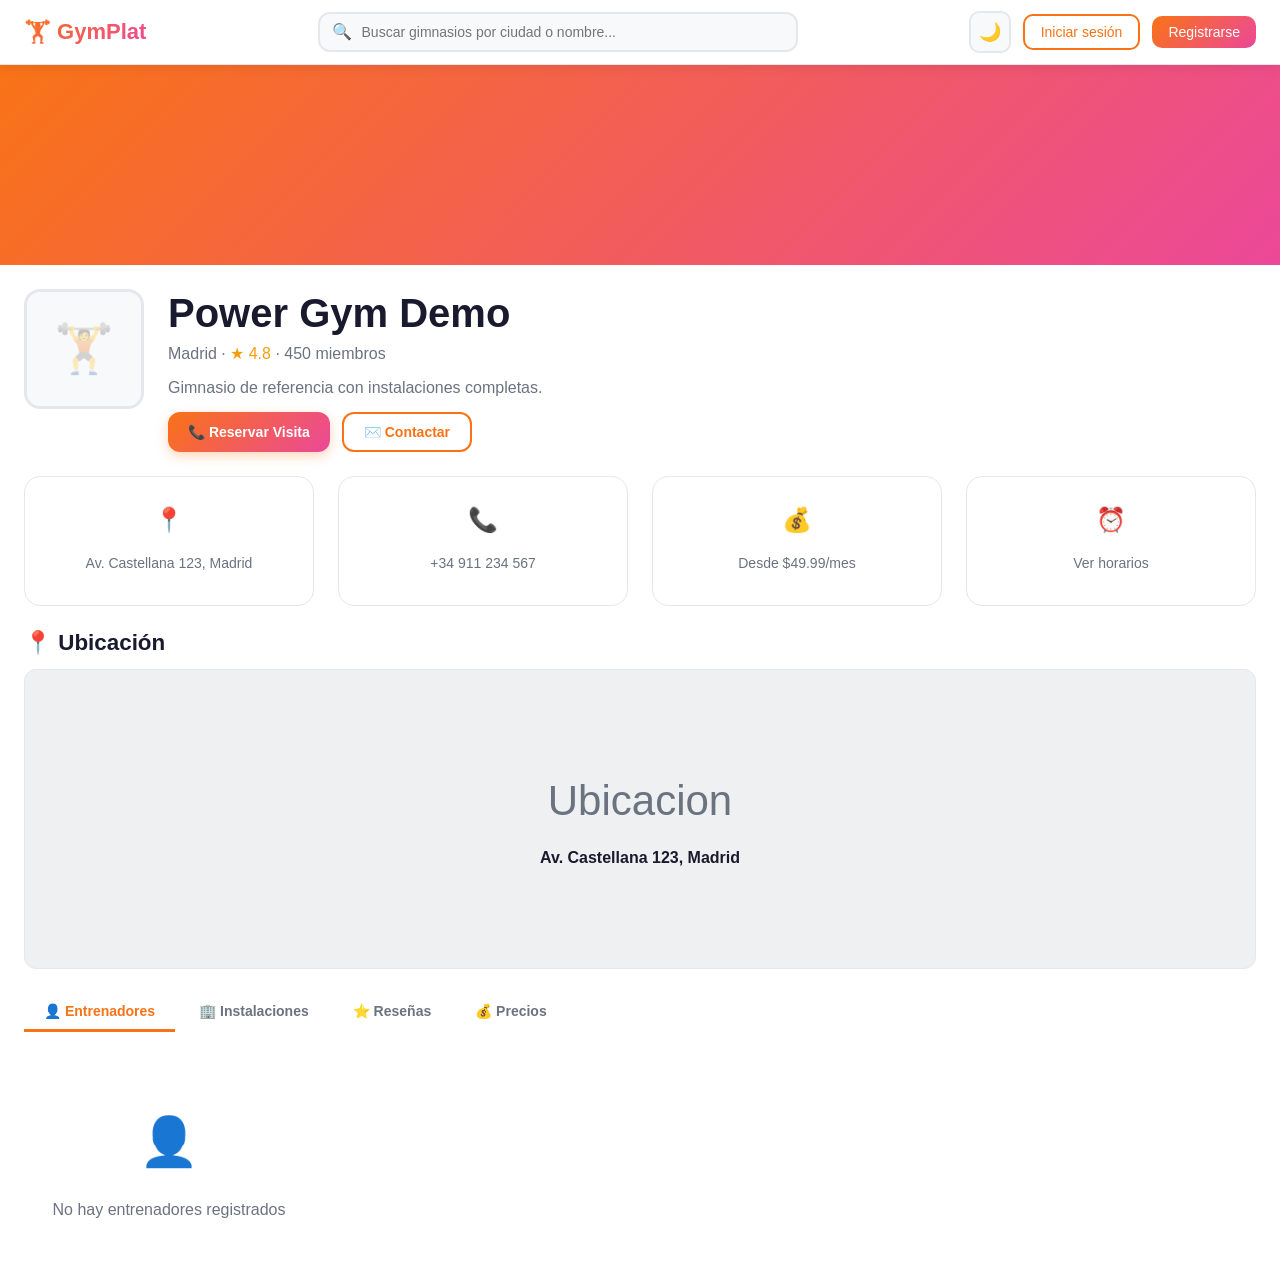
<file: pages/gym.html>
<!DOCTYPE html>
<html lang="es">
<head>
  <meta charset="UTF-8">
  <meta name="viewport" content="width=device-width, initial-scale=1.0">
  <title>Perfil del Gimnasio - GymPlat</title>
  <link rel="stylesheet" href="../css/main.css">
  <link rel="icon" href="data:image/svg+xml,<svg xmlns=%22http://www.w3.org/2000/svg%22 viewBox=%220 0 100 100%22><text y=%22.9em%22 font-size=%2290%22>🏋️</text></svg>">
</head>
<body>
  <div id="navbar-root"></div>
  <div id="page-content"></div>

  <script type="module">
    import { Navbar } from '../js/components/Navbar.js';
    import { GymCard } from '../js/components/GymCard.js';
    import { TrainerCard } from '../js/components/TrainerCard.js';
    import { ReviewCard } from '../js/components/ReviewCard.js';
    import { RatingStars } from '../js/components/RatingStars.js';
    import { Modal } from '../js/components/Modal.js';
    import { Toast } from '../js/components/Toast.js';
    import { MapEmbed } from '../js/components/MapEmbed.js';
    import { FormBuilder } from '../js/components/Form.js';
    import { COLLECTIONS } from '../js/utils/config.js';
    import { gymService, trainerService, reviewService } from '../js/services/firestore.js';
    import { getCurrentUser, onAuthStateChanged } from '../js/services/auth.js';

    const toast = new Toast();
    const modal = new Modal();

    // Navbar
    const navbar = new Navbar({
      onSearch: (t) => { window.location.href = `search.html?q=${encodeURIComponent(t)}`; },
    });
    document.getElementById('navbar-root').appendChild(navbar.render());
    onAuthStateChanged((user) => navbar.setUser(user));

    // Load gym data
    const urlParams = new URLSearchParams(window.location.search);
    const gymId = urlParams.get('id');
    let currentGym = null;

    async function loadGymProfile() {
      const content = document.getElementById('page-content');

      try {
        currentGym = gymId
          ? await gymService.getById(gymId)
          : null;

        if (!currentGym) {
          // Demo fallback
          currentGym = {
            id: 'demo', nombre: 'Power Gym Demo', descripcion: 'Gimnasio de referencia con instalaciones completas.',
            direccion:'Av. Castellana 123, Madrid', telefono:'+34 911 234 567', email:'info@powergym.es',
            ciudad:'Madrid', estado:'activo', logo:'', banner:'', precioMensual:49.99, rating:4.8,
            especialidades:['CrossFit','Fuerza','Yoga','Musculación'],
            horarios:[{dia:'Lunes',horaApertura:'06:00',horaCierre:'23:00'},{dia:'Martes',horaApertura:'06:00',horaCierre:'23:00'}],
            fotos:[], createdAt:new Date().toISOString(), updatedAt:new Date().toISOString(), ownerId:'demo', memberCount:450,
          };
        }

        // Banner
        content.innerHTML = `
          ${currentGym.banner ? `<div style="height:300px;overflow:hidden;"><img src="${currentGym.banner}" style="width:100%;object-fit:cover;" alt="Banner"></div>` : '<div style="height:200px;background:var(--gradient-sports);"></div>'}
          <div class="container mt-3">
            <div style="display:flex;align-items:flex-start;gap:24px;flex-wrap:wrap;">
              <div style="width:120px;height:120px;border-radius:16px;overflow:hidden;border:3px solid var(--border-color);flex-shrink:0;background:var(--bg-secondary);">
                ${currentGym.logo ? `<img src="${currentGym.logo}" style="width:100%;height:100%;object-fit:cover;" alt="Logo">` : '<div style="display:flex;align-items:center;justify-content:center;height:100%;font-size:48px;opacity:0.3;">🏋️</div>'}
              </div>
              <div style="flex:1;min-width:200px;">
                <h1 style="margin-bottom:4px;">${escapeHtml(currentGym.nombre)}</h1>
                <p style="color:var(--text-secondary);">${escapeHtml(currentGym.ciudad)} · ${currentGym.rating ? `<span style="color:#f59e0b;">★ ${currentGym.rating}</span>` : ''} · ${currentGym.memberCount || 0} miembros</p>
                <p style="color:var(--text-secondary);margin-top:8px;">${escapeHtml(currentGym.descripcion)}</p>
                <div style="display:flex;gap:12px;margin-top:12px;flex-wrap:wrap;">
                  <button class="btn btn-primary" onclick="openContactModal()">📞 Reservar Visita</button>
                  <button class="btn btn-outline" onclick="toast.info('Contacto: ${escapeHtml(currentGym.email||'info@gym')}')">✉️ Contactar</button>
                </div>
              </div>
            </div>

            <!-- Info bar -->
            <div class="grid-4 mt-3" style="grid-template-columns:repeat(auto-fit,minmax(200px,1fr));">
              <div class="card" style="text-align:center;"><p style="font-size:24px;">📍</p><p style="font-size:14px;color:var(--text-secondary);">${escapeHtml(currentGym.direccion)}</p></div>
              <div class="card" style="text-align:center;"><p style="font-size:24px;">📞</p><p style="font-size:14px;color:var(--text-secondary);">${escapeHtml(currentGym.telefono)}</p></div>
              <div class="card" style="text-align:center;"><p style="font-size:24px;">💰</p><p style="font-size:14px;color:var(--text-secondary);">Desde $${currentGym.precioMensual}/mes</p></div>
              <div class="card" style="text-align:center;"><p style="font-size:24px;">⏰</p><p style="font-size:14px;color:var(--text-secondary);">Ver horarios</p></div>
            </div>

            <!-- Tabs -->
            <div class="tabs mt-3">
              <button class="tab-btn active" data-tab="entrenadores">👤 Entrenadores</button>
              <button class="tab-btn" data-tab="instalaciones">🏢 Instalaciones</button>
              <button class="tab-btn" data-tab="reseñas">⭐ Reseñas</button>
              <button class="tab-btn" data-tab="precios">💰 Precios</button>
            </div>

            <div id="tab-entrenadores" class="tab-content active">
              <div class="grid-3" id="trainers-grid"></div>
            </div>
            <div id="tab-instalaciones" class="tab-content">
              <div class="grid-4" id="gallery-grid"></div>
            </div>
            <div id="tab-reseñas" class="tab-content">
              <div id="reviews-list"></div>
            </div>
            <div id="tab-precios" class="tab-content">
              <div id="pricing-content"></div>
            </div>
          </div>
        `;

        // Tab switching
        content.querySelectorAll('.tab-btn').forEach(btn => {
          btn.addEventListener('click', () => {
            content.querySelectorAll('.tab-btn').forEach(b => b.classList.remove('active'));
            content.querySelectorAll('.tab-content').forEach(tc => tc.classList.remove('active'));
            btn.classList.add('active');
            const tabId = btn.dataset.tab;
            content.querySelector(`#tab-${tabId}`).classList.add('active');
          });
        });

        // Load trainers
        loadTrainers();
        // Load gallery
        loadGallery();
        // Load reviews
        loadReviews();
        // Load pricing
        loadPricing();
        // Map
        renderMap();

      } catch(e) {
        content.innerHTML = `<div class="container mt-3"><div class="empty-state"><p>Error cargando gimnasio</p></div></div>`;
        console.error(e);
      }
    }

    function escapeHtml(t) { if (!t) return ''; const d=document.createElement('div'); d.textContent=t; return d.innerHTML; }

    async function loadTrainers() {
      const grid = document.getElementById('trainers-grid');
      if (!grid) return;
      try {
        let trainers = [];
        try { trainers = await trainerService.getByGym(currentGym.id); } catch(e) {}
        if (trainers.length === 0) {
          grid.innerHTML = '<div class="empty-state"><div class="icon">👤</div><p>No hay entrenadores registrados</p></div>';
          return;
        }
        trainers.forEach(t => {
          t.gymNombre = currentGym.nombre;
          grid.appendChild(TrainerCard.render(t));
        });
      } catch(e) {
        grid.innerHTML = '<div class="empty-state"><p>Error cargando entrenadores</p></div>';
      }
    }

    function loadGallery() {
      const grid = document.getElementById('gallery-grid');
      if (!grid) return;
      const photos = currentGym.fotos || [];
      if (photos.length === 0) {
        grid.innerHTML = '<div class="empty-state"><div class="icon">📷</div><p>No hay fotos disponibles</p></div>';
        return;
      }
      photos.forEach(url => {
        const img = document.createElement('img');
        img.src = url;
        img.style.cssText = 'width:100%;aspect-ratio:1;object-fit:cover;border-radius:12px;cursor:pointer;transition:transform 0.2s;';
        img.onmouseenter = () => img.style.transform = 'scale(1.03)';
        img.onmouseleave = () => img.style.transform = 'scale(1)';
        grid.appendChild(img);
      });
    }

    async function loadReviews() {
      const list = document.getElementById('reviews-list');
      if (!list) return;
      try {
        let reviews = [];
        try { reviews = await reviewService.getByGym(currentGym.id); } catch(e) {}
        reviews = reviews.filter(r => r.approved);

        const formArea = document.createElement('div');
        formArea.className = 'card mb-3';
        formArea.innerHTML = `
          <h3 style="margin-bottom:12px;">Deja tu reseña</h3>
          <div id="review-form-area"></div>
        `;
        list.appendChild(formArea);

        reviews.forEach(r => {
          list.appendChild(ReviewCard.render(r));
        });

        // Add review form
        const formAreaEl = formArea.querySelector('#review-form-area');
        const currentUser = getCurrentUser();
        if (currentUser) {
          const form = FormBuilder.create([
            { name:'rating', type:'select', label:'Calificación', required:true, options:[
              {value:0,label:'Seleccionar...'},{value:1,label:'1 - Muy malo'},{value:2,label:'2 - Malo'},{value:3,label:'3 - Regular'},{value:4,label:'4 - Bueno'},{value:5,label:'5 - Excelente'},
            ]},
            { name:'contenido', type:'textarea', label:'Tu opinión', required:true, placeholder:'Cuéntanos tu experiencia...', rows:4 },
          ]);
          formAreaEl.appendChild(form.render());

          const btn = document.createElement('button');
          btn.textContent = 'Enviar Reseña';
          btn.className = 'btn btn-primary mt-2';
          btn.onclick = async () => {
            if (!form.validateAll()) return;
            const vals = form.getValues();
            try {
              await reviewService.create({
                gymId: currentGym.id, autorNombre: (currentUser.displayName || currentUser.email || 'Usuario'),
                autorEmail: currentUser.email, contenido: vals.contenido,
                rating: parseInt(vals.rating), media: [], approved: true, createdAt: new Date().toISOString(),
              });
              toast.success('¡Reseña enviada!');
              loadReviews();
            } catch(e) { toast.error(e.message); }
          };
          formAreaEl.appendChild(btn);
        } else {
          formAreaEl.innerHTML = '<p style="color:var(--text-secondary);">Inicia sesión para dejar una reseña.</p>';
        }
      } catch(e) {
        list.innerHTML = '<div class="empty-state"><p>No hay reseñas aún</p></div>';
      }
    }

    function loadPricing() {
      const el = document.getElementById('pricing-content');
      if (!el) return;
      const plans = [
        { nombre:'Mensual', precio: currentGym.precioMensual || 49.99, desc:'Pago mensual, sin compromiso', popular:false },
        { nombre:'Trimestral', precio: (currentGym.precioMensual || 49.99) * 3 * 0.9, desc:'3 meses con 10% descuento', popular:true },
        { nombre:'Anual', precio: (currentGym.precioMensual || 49.99) * 12 * 0.75, desc:'12 meses con 25% descuento', popular:false },
      ];
      el.innerHTML = '<div class="grid-3">' + plans.map(p => `
        <div class="card ${p.popular?'card-hover':''}" style="${p.popular?'border:2px solid var(--accent-orange);':''}">
          ${p.popular?'<span class="badge badge-blue" style="position:absolute;top:12px;right:12px;">Popular</span>':''}
          <h3 style="margin-bottom:4px;">${p.nombre}</h3>
          <p style="font-size:32px;font-weight:800;background:var(--gradient-sports);-webkit-background-clip:text;-webkit-text-fill-color:transparent;">$${p.precio.toFixed(2)}</p>
          <p style="color:var(--text-secondary);font-size:14px;margin:8px 0 16px;">${p.desc}</p>
          <button class="btn btn-primary btn-block">Suscribirse</button>
        </div>
      `).join('') + '</div>';
    }

    function renderMap() {
      const mapDiv = document.createElement('div');
      mapDiv.style.cssText = 'margin:24px 0;';
      mapDiv.innerHTML = '<h3 style="margin-bottom:12px;">📍 Ubicación</h3>';
      const map = new MapEmbed({ type:'google', apiKey:'', center:'40.4168,-3.7038', address:currentGym.direccion, height:'300px' });
      mapDiv.appendChild(map.render());
      document.querySelector('.container').insertBefore(mapDiv, document.querySelector('.tabs'));
    }

    function openContactModal() {
      const form = FormBuilder.create([
        { name:'nombre', type:'text', label:'Nombre', required:true, placeholder:'Tu nombre' },
        { name:'email', type:'email', label:'Email', required:true, placeholder:'tu@email.com' },
        { name:'telefono', type:'tel', label:'Teléfono', placeholder:'+34 ...' },
        { name:'mensaje', type:'textarea', label:'Mensaje', required:true, placeholder:'¿Qué te gustaría saber?', rows:3 },
      ]);

      modal.open({
        title: 'Reservar Visita',
        content: form.render(),
        actions: [
          { label: 'Cancelar', className: 'btn btn-ghost', onClick: () => modal.close() },
          { label: 'Enviar', className: 'btn btn-primary', onClick: () => {
            if (!form.validateAll()) return;
            toast.success('¡Solicitud enviada! Te contactaremos pronto.');
            modal.close();
          }},
        ],
      });
    }

    window.openContactModal = openContactModal;
    window.toast = toast;

    loadGymProfile();
  </script>
</body>
</html>
</file>
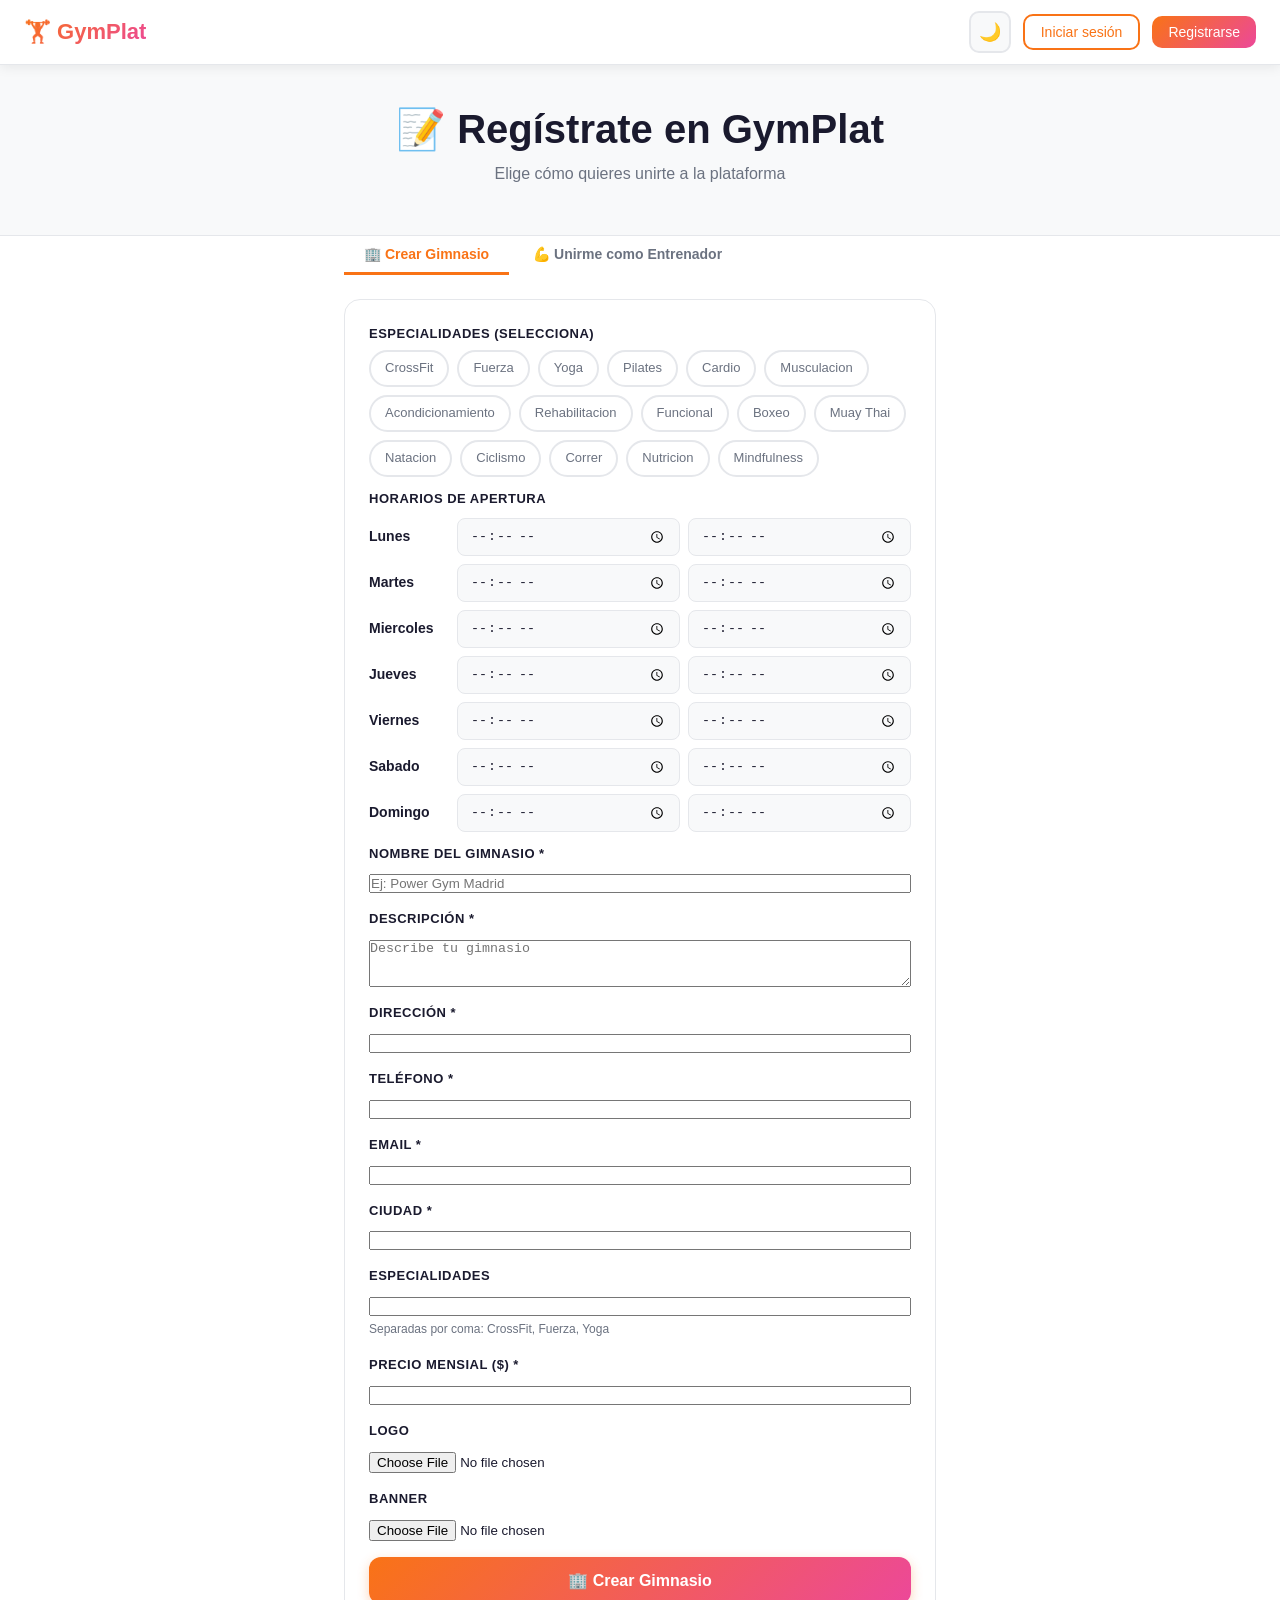
<file: pages/register.html>
<!DOCTYPE html>
<html lang="es">
<head>
  <meta charset="UTF-8">
  <meta name="viewport" content="width=device-width, initial-scale=1.0">
  <title>Registro - GymPlat</title>
  <link rel="stylesheet" href="../css/main.css">
  <link rel="icon" href="data:image/svg+xml,<svg xmlns=%22http://www.w3.org/2000/svg%22 viewBox=%220 0 100 100%22><text y=%22.9em%22 font-size=%2290%22>📝</text></svg>">
</head>
<body>
  <div id="navbar-root"></div>
  <div id="page-content"></div>

  <script type="module">
    import { Navbar } from '../js/components/Navbar.js';
    import { FormBuilder } from '../js/components/Form.js';
    import { Modal } from '../js/components/Modal.js';
    import { Toast } from '../js/components/Toast.js';
    import { ENUMS } from '../js/utils/config.js';
    import { gymService, trainerService } from '../js/services/firestore.js';
    import { registerUser, loginUser, getCurrentUser, onAuthStateChanged } from '../js/services/auth.js';

    const toast = new Toast();
    const modal = new Modal();


    const navbar = new Navbar({
      onLoginClick: () => { window.location.href = '../index.html'; },
      onRegisterClick: () => { window.location.href = '../index.html'; },
    });
    document.getElementById('navbar-root').appendChild(navbar.render());
    onAuthStateChanged((user) => navbar.setUser(user));

    const urlParams = new URLSearchParams(window.location.search);
    const defaultTab = urlParams.get('tab') || 'gym';

    const content = document.getElementById('page-content');

    content.innerHTML = `
      <div class="page-header">
        <h1>📝 Regístrate en GymPlat</h1>
        <p>Elige cómo quieres unirte a la plataforma</p>
      </div>
      <div class="container" style="max-width:640px;">
        <div class="tabs">
          <button class="tab-btn ${defaultTab==='gym'?'active':''}" data-tab="crear-gym">🏢 Crear Gimnasio</button>
          <button class="tab-btn ${defaultTab==='trainer'?'active':''}" data-tab="unirme">💪 Unirme como Entrenador</button>
        </div>

        <div id="tab-crear-gym" class="tab-content ${defaultTab==='gym'?'active':''}">
          <div class="card">
            <div id="gym-form-area"></div>
          </div>
        </div>

        <div id="tab-unirme" class="tab-content ${defaultTab==='trainer'?'active':''}">
          <div class="card">
            <div id="trainer-form-area"></div>
          </div>
        </div>
      </div>
    `;

    // Tab switching
    content.querySelectorAll('.tab-btn').forEach(btn => {
      btn.addEventListener('click', () => {
        content.querySelectorAll('.tab-btn').forEach(b => b.classList.remove('active'));
        content.querySelectorAll('.tab-content').forEach(tc => tc.classList.remove('active'));
        btn.classList.add('active');
        const tabId = btn.dataset.tab === 'crear-gym' ? 'tab-crear-gym' : 'tab-unirme';
        content.querySelector(`#${tabId}`).classList.add('active');
      });
    });

    const especialidades = ENUMS.ESPECIALIDADES;

    // === CREAR GIMNASIO FORM ===
    function renderGymForm() {
      const area = document.getElementById('gym-form-area');
      const form = FormBuilder.create([
        { name:'nombre', type:'text', label:'Nombre del Gimnasio', required:true, placeholder:'Ej: Power Gym Madrid' },
        { name:'descripcion', type:'textarea', label:'Descripción', required:true, placeholder:'Describe tu gimnasio', rows:3 },
        { name:'direccion', type:'text', label:'Dirección', required:true },
        { name:'telefono', type:'tel', label:'Teléfono', required:true },
        { name:'email', type:'email', label:'Email', required:true },
        { name:'ciudad', type:'text', label:'Ciudad', required:true },
        { name:'especialidades', type:'text', label:'Especialidades', helpText:'Separadas por coma: CrossFit, Fuerza, Yoga' },
        { name:'precioMensual', type:'number', label:'Precio Mensial ($)', required:true, min:0, step:0.01 },
        { name:'logoFile', type:'file', label:'Logo', accept:'image/*' },
        { name:'bannerFile', type:'file', label:'Banner', accept:'image/*' },
      ]);
      area.appendChild(form.render());

      // Chips especialidades
      const chipArea = document.createElement('div');
      chipArea.style.cssText = 'margin-bottom:12px;';
      chipArea.innerHTML = `
        <label style="display:block;font-size:13px;font-weight:600;text-transform:uppercase;letter-spacing:0.5px;margin-bottom:6px;">Especialidades (selecciona)</label>
        <div class="chip-group" id="especialidad-chips"></div>
      `;
      area.insertBefore(chipArea, form.getElement());

      especialidades.forEach(spec => {
        const chip = document.createElement('span');
        chip.className = 'chip';
        chip.textContent = spec;
        chip.dataset.value = spec;
        chip.addEventListener('click', () => chip.classList.toggle('selected'));
        chipArea.querySelector('#especialidad-chips').appendChild(chip);
      });

      // Horarios
      const horariosArea = document.createElement('div');
      horariosArea.innerHTML = `<label style="display:block;font-size:13px;font-weight:600;text-transform:uppercase;letter-spacing:0.5px;margin-bottom:8px;">Horarios de Apertura</label>`;
      const horariosContainer = document.createElement('div');
      horariosContainer.style.cssText = 'display:flex;flex-direction:column;gap:8px;margin-bottom:12px;';
      const dias = ENUMS.DIAS_SEMANA;
      dias.forEach(dia => {
        const row = document.createElement('div');
        row.style.cssText = 'display:flex;gap:8px;align-items:center;flex-wrap:wrap;';
        row.innerHTML = `<span style="min-width:80px;font-weight:600;font-size:14px;">${dia}</span>`;
        const inTime = document.createElement('input');
        inTime.type = 'time'; inTime.name = `horario_${dia}_inicio`;
        inTime.style.cssText = 'flex:1;min-width:100px;padding:8px 12px;border:1px solid var(--border-color);border-radius:8px;background:var(--bg-secondary);color:var(--text-primary);';
        const outTime = document.createElement('input');
        outTime.type = 'time'; outTime.name = `horario_${dia}_fin`;
        outTime.style.cssText = 'flex:1;min-width:100px;padding:8px 12px;border:1px solid var(--border-color);border-radius:8px;background:var(--bg-secondary);color:var(--text-primary);';
        row.appendChild(inTime);
        row.appendChild(outTime);
        horariosContainer.appendChild(row);
      });
      horariosArea.appendChild(horariosContainer);
      area.insertBefore(horariosArea, form.getElement());

      // Submit button
      const submitBtn = document.createElement('button');
      submitBtn.textContent = '🏢 Crear Gimnasio';
      submitBtn.className = 'btn btn-primary btn-lg btn-block mt-2';
      submitBtn.addEventListener('click', async () => {
        if (!form.validateAll()) return;
        const vals = form.getValues();
        const selectedSpecs = [];
        chipArea.querySelectorAll('.chip.selected').forEach(c => selectedSpecs.push(c.dataset.value));

        const horarios = [];
        dias.forEach(dia => {
          const inicio = document.querySelector(`[name="horario_${dia}_inicio"]`);
          const fin = document.querySelector(`[name="horario_${dia}_fin"]`);
          if (inicio?.value && fin?.value) {
            horarios.push({ dia, horaApertura: inicio.value, horaCierre: fin.value });
          }
        });

        try {
          await gymService.create({
            nombre: vals.nombre, descripcion: vals.descripcion, direccion: vals.direccion,
            telefono: vals.telefono, email: vals.email, ciudad: vals.ciudad,
            estado: 'activo', especialidades: selectedSpecs, precioMensual: parseFloat(vals.precioMensual),
            horarios, logo: '', banner: '', fotos: [], memberCount: 0,
            ownerId: getCurrentUser()?.id || 'demo',
            createdAt: new Date().toISOString(), updatedAt: new Date().toISOString(),
          });
          toast.success('¡Gimnasio creado!');
          setTimeout(() => window.location.href = 'admin-gym.html', 1500);
        } catch(e) {
          toast.error(e.message || 'Error creando gimnasio');
        }
      });
      area.appendChild(submitBtn);
    }

    // === UNIRME COMO ENTRENADOR FORM ===
    function renderTrainerForm() {
      const area = document.getElementById('trainer-form-area');

      // Load gyms for dropdown
      let gymsList = [];
      try { gymsList = gymService.getAll(); } catch(e) {}

      const form = FormBuilder.create([
        { name:'gymId', type:'select', label:'Seleccionar Gimnasio', required:true, options: [{value:'',label:'Cargando...'}] },
        { name:'nombre', type:'text', label:'Nombre Completo', required:true },
        { name:'email', type:'email', label:'Email', required:true },
        { name:'telefono', type:'tel', label:'Teléfono' },
        { name:'especialidad', type:'text', label:'Especialidad Principal', required:true },
        { name:'aniosExperiencia', type:'number', label:'Años de Experiencia', min:0 },
        { name:'certificaciones', type:'text', label:'Certificaciones (separadas por coma)' },
        { name:'tarifaHora', type:'number', label:'Tarifa por Hora ($)', min:0, step:1 },
        { name:'fotoFile', type:'file', label:'Foto Perfil', accept:'image/*' },
        { name:'bio', type:'textarea', label:'Biografía', rows:4 },
        { name:'password', type:'password', label:'Contraseña', required:true, helpText:'Mínimo 6 caracteres' },
      ]);
      area.appendChild(form.render());

      // Populate gyms dropdown
      async function populateGyms() {
        try {
          gymsList = await gymsList;
          const select = form.getElement().querySelector('[name="gymId"]');
          if (select) {
            select.innerHTML = '<option value="">-- Selecciona un gimnasio --</option>';
            gymsList.filter(g => g.estado === 'activo').forEach(g => {
              const opt = document.createElement('option');
              opt.value = g.id; opt.textContent = g.nombre;
              select.appendChild(opt);
            });
          }
        } catch(e) {}
      }
      populateGyms();

      const submitBtn = document.createElement('button');
      submitBtn.textContent = '💪 Unirme como Entrenador';
      submitBtn.className = 'btn btn-primary btn-lg btn-block mt-2';
      submitBtn.addEventListener('click', async () => {
        if (!form.validateAll()) return;
        const vals = form.getValues();
        const certs = vals.certificaciones ? vals.certificaciones.split(',').map(s=>s.trim()).filter(Boolean) : [];

        try {
          // Register user
          await registerUser({ email: vals.email, password: vals.password, displayName: vals.nombre, role: 'trainer' });

          // Create trainer
          await trainerService.create({
            gymId: vals.gymId, nombre: vals.nombre, email: vals.email,
            telefono: vals.telefono, especialidad: vals.especialidad,
            aniosExperiencia: parseInt(vals.aniosExperiencia)||0,
            certificaciones: certs, tarifaHora: parseFloat(vals.tarifaHora)||0,
            bio: vals.bio, estado: 'activo',
            createdAt: new Date().toISOString(), updatedAt: new Date().toISOString(),
          });

          toast.success('¡Registro exitoso!');
          setTimeout(() => window.location.href = 'trainer.html', 1500);
        } catch(e) {
          toast.error(e.message || 'Error en registro');
        }
      });
      area.appendChild(submitBtn);
    }

    renderGymForm();
    renderTrainerForm();
  </script>
</body>
</html>
</file>
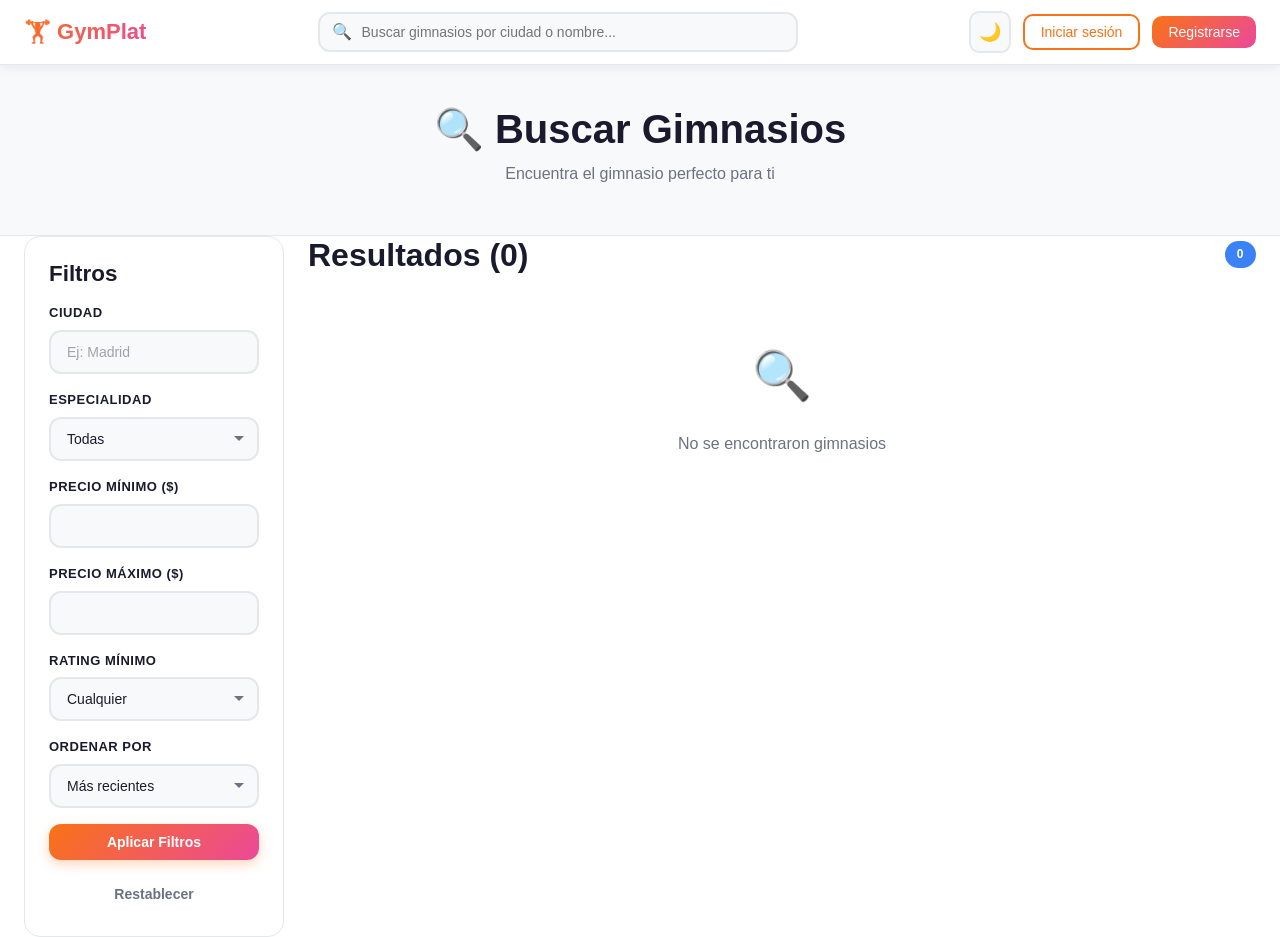
<file: pages/search.html>
<!DOCTYPE html>
<html lang="es">
<head>
  <meta charset="UTF-8">
  <meta name="viewport" content="width=device-width, initial-scale=1.0">
  <title>Buscar Gimnasios - GymPlat</title>
  <link rel="stylesheet" href="../css/main.css">
  <link rel="icon" href="data:image/svg+xml,<svg xmlns=%22http://www.w3.org/2000/svg%22 viewBox=%220 0 100 100%22><text y=%22.9em%22 font-size=%2290%22>🔍</text></svg>">
</head>
<body>
  <div id="navbar-root"></div>
  <div id="page-content"></div>

  <script type="module">
    import { Navbar } from '../js/components/Navbar.js';
    import { GymCard } from '../js/components/GymCard.js';
    import { Toast } from '../js/components/Toast.js';
    import { searchGyms, getFeaturedGyms } from '../js/services/gymService.js';
    import { onAuthStateChanged } from '../js/services/auth.js';

    const toast = new Toast();

    const navbar = new Navbar({ onSearch: (t) => window.location.href = `search.html?q=${encodeURIComponent(t)}` });
    document.getElementById('navbar-root').appendChild(navbar.render());
    onAuthStateChanged((user) => navbar.setUser(user));

    const urlParams = new URLSearchParams(window.location.search);
    const query = urlParams.get('q') || '';

    const content = document.getElementById('page-content');

    content.innerHTML = `
      <div class="page-header">
        <h1>🔍 Buscar Gimnasios</h1>
        <p>Encuentra el gimnasio perfecto para ti</p>
      </div>
      <div class="container">
        <div style="display:flex;gap:24px;align-items:flex-start;flex-wrap:wrap;">
          <!-- Sidebar Filters -->
          <aside style="width:260px;flex-shrink:0;" class="card">
            <h3 style="margin-bottom:16px;">Filtros</h3>
            <div style="display:flex;flex-direction:column;gap:16px;">
              <div>
                <label>Ciudad</label>
                <input type="text" class="input" id="filter-city" placeholder="Ej: Madrid">
              </div>
              <div>
                <label>Especialidad</label>
                <select class="input" id="filter-specialty">
                  <option value="">Todas</option>
                </select>
              </div>
              <div>
                <label>Precio Mínimo ($)</label>
                <input type="number" class="input" id="filter-min" min="0" step="1">
              </div>
              <div>
                <label>Precio Máximo ($)</label>
                <input type="number" class="input" id="filter-max" min="0" step="1">
              </div>
              <div>
                <label>Rating Mínimo</label>
                <select class="input" id="filter-rating">
                  <option value="0">Cualquier</option>
                  <option value="3">3+ ★</option>
                  <option value="4">4+ ★</option>
                  <option value="4.5">4.5+ ★</option>
                </select>
              </div>
              <div>
                <label>Ordenar por</label>
                <select class="input" id="filter-order">
                  <option value="">Más recientes</option>
                  <option value="rating">Más valorados</option>
                  <option value="precio-asc">Precio (bajo-alto)</option>
                  <option value="precio-desc">Precio (alto-bajo)</option>
                </select>
              </div>
              <button class="btn btn-primary btn-block" onclick="applyFilters()">Aplicar Filtros</button>
              <button class="btn btn-ghost btn-block" onclick="resetFilters()">Restablecer</button>
            </div>
          </aside>

          <!-- Results -->
          <main style="flex:1;min-width:0;">
            <div style="display:flex;justify-content:space-between;align-items:center;margin-bottom:16px;">
              <h2 id="results-count">Resultados</h2>
              <span class="badge badge-blue" id="results-badge">0</span>
            </div>
            <div class="grid-3" id="results-grid"></div>
            <div id="loading" class="text-center mt-3 hidden"><div class="spinner"></div></div>
          </main>
        </div>
      </div>
    `;

    // Populate specialty filter
    const specSelect = content.querySelector('#filter-specialty');
    import('../js/utils/config.js').then(({ ENUMS }) => {
      ENUMS.ESPECIALIDADES.forEach(s => {
        const opt = document.createElement('option');
        opt.value = s; opt.textContent = s;
        specSelect.appendChild(opt);
      });
    });

    async function loadResults() {
      const grid = content.querySelector('#results-grid');
      const countEl = content.querySelector('#results-count');
      const badgeEl = content.querySelector('#results-badge');
      const loadingEl = content.querySelector('#loading');

      loadingEl.classList.remove('hidden');
      grid.innerHTML = '';

      try {
        const filters = {
          ciudad: content.querySelector('#filter-city').value || undefined,
          especialidad: content.querySelector('#filter-specialty').value || undefined,
          termino: query || undefined,
        };
        const order = content.querySelector('#filter-order').value || undefined;
        if (order) filters.orden = order;

        const results = await searchGyms(filters);

        // Apply price and rating filters client-side if not in API
        const minPrice = parseFloat(content.querySelector('#filter-min').value) || 0;
        const maxPrice = parseFloat(content.querySelector('#filter-max').value) || Infinity;
        const minRating = parseFloat(content.querySelector('#filter-rating').value) || 0;

        const filtered = results.filter(g => {
          if ((g.precioMensual || 0) < minPrice) return false;
          if ((g.precioMensual || 0) > maxPrice) return false;
          if ((g.rating || 0) < minRating) return false;
          return true;
        });

        loadingEl.classList.add('hidden');
        countEl.textContent = `Resultados (${filtered.length})`;
        badgeEl.textContent = filtered.length;

        if (filtered.length === 0) {
          grid.innerHTML = '<div class="empty-state" style="grid-column:1/-1;"><div class="icon">🔍</div><p>No se encontraron gimnasios</p></div>';
          return;
        }

        filtered.forEach(gym => {
          grid.appendChild(GymCard.render(gym));
        });
      } catch(e) {
        loadingEl.classList.add('hidden');
        grid.innerHTML = '<div class="empty-state"><p>Error buscando gimnasios</p></div>';
        console.error(e);
      }
    }

    window.applyFilters = loadResults;

    window.resetFilters = function() {
      content.querySelector('#filter-city').value = '';
      content.querySelector('#filter-specialty').value = '';
      content.querySelector('#filter-min').value = '';
      content.querySelector('#filter-max').value = '';
      content.querySelector('#filter-rating').value = '0';
      content.querySelector('#filter-order').value = '';
      loadResults();
    };

    // Load initial
    loadResults();
  </script>
</body>
</html>
</file>
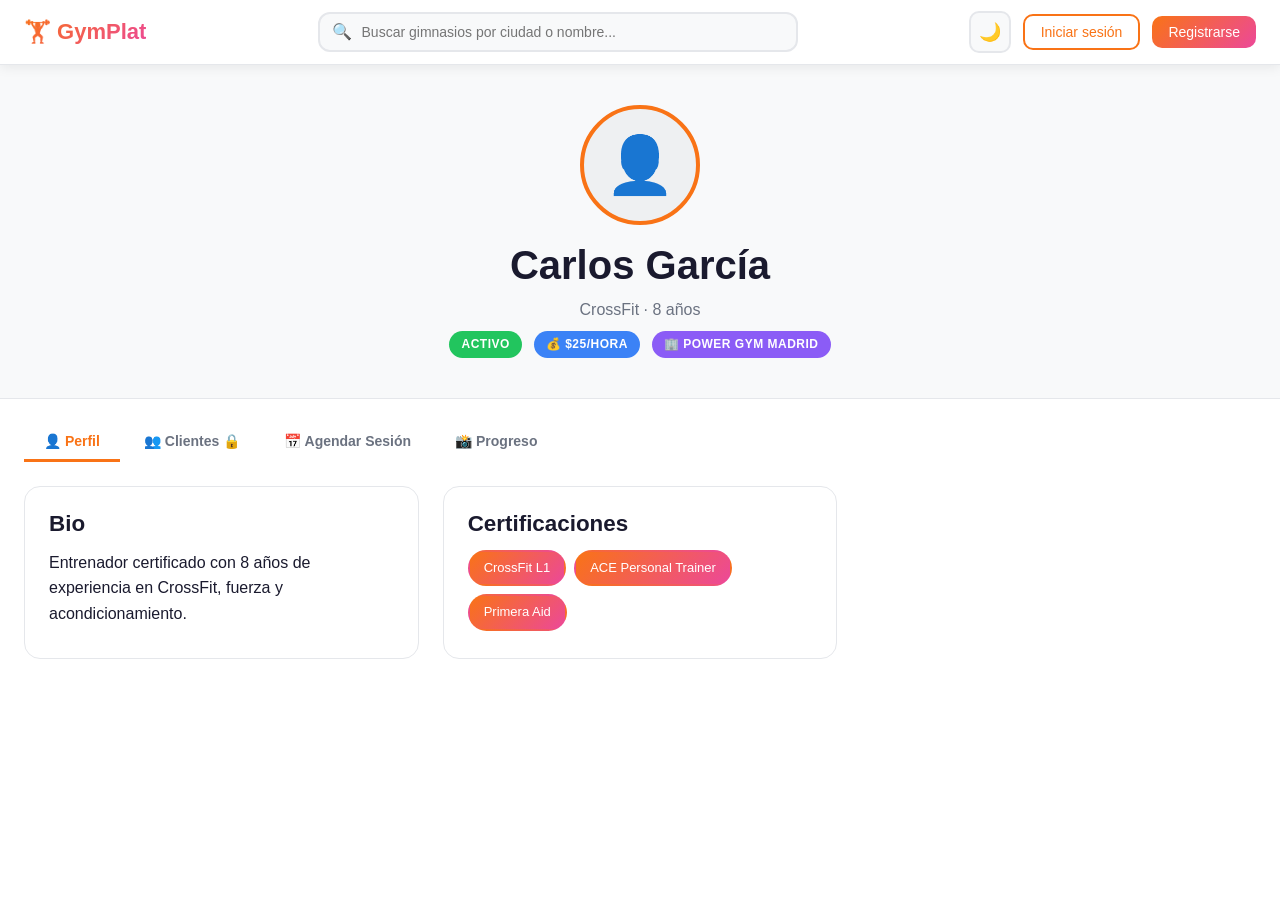
<file: pages/trainer.html>
<!DOCTYPE html>
<html lang="es">
<head>
  <meta charset="UTF-8">
  <meta name="viewport" content="width=device-width, initial-scale=1.0">
  <title>Perfil del Entrenador - GymPlat</title>
  <link rel="stylesheet" href="../css/main.css">
  <link rel="icon" href="data:image/svg+xml,<svg xmlns=%22http://www.w3.org/2000/svg%22 viewBox=%220 0 100 100%22><text y=%22.9em%22 font-size=%2290%22>💪</text></svg>">
</head>
<body>
  <div id="navbar-root"></div>
  <div id="page-content"></div>

  <script type="module">
    import { Navbar } from '../js/components/Navbar.js';
    import { TrainerCard } from '../js/components/TrainerCard.js';
    import { ReviewCard } from '../js/components/ReviewCard.js';
    import { RatingStars } from '../js/components/RatingStars.js';
    import { Modal } from '../js/components/Modal.js';
    import { Toast } from '../js/components/Toast.js';
    import { FormBuilder } from '../js/components/Form.js';
    import { trainerService, clientService, photoService, sessionService } from '../js/services/firestore.js';
    import { getCurrentUser, onAuthStateChanged } from '../js/services/auth.js';

    const toast = new Toast();
    const modal = new Modal();

    const navbar = new Navbar({ onSearch: (t) => window.location.href = `search.html?q=${encodeURIComponent(t)}` });
    document.getElementById('navbar-root').appendChild(navbar.render());
    onAuthStateChanged((user) => navbar.setUser(user));

    const urlParams = new URLSearchParams(window.location.search);
    const trainerId = urlParams.get('id');
    let currentTrainer = null;
    let isOwner = false;

    async function loadTrainerProfile() {
      const content = document.getElementById('page-content');

      try {
        currentTrainer = trainerId
          ? await trainerService.getById(trainerId)
          : null;

        if (!currentTrainer) {
          currentTrainer = {
            id:'demo', nombre:'Carlos García', email:'carlos@gym.es', telefono:'+34 612 345 678',
            especialidad:'CrossFit', aniosExperiencia:8, bio:'Entrenador certificado con 8 años de experiencia en CrossFit, fuerza y acondicionamiento.',
            foto:'', certificaciones:['CrossFit L1','ACE Personal Trainer','Primera Aid'],
            tarifaHora:25, estado:'activo', gymId:'demo', gymNombre:'Power Gym Madrid',
            createdAt:new Date().toISOString(), updatedAt:new Date().toISOString(),
          };
        }

        const user = getCurrentUser();
        isOwner = user && (user.id === currentTrainer.ownerId || user.email === currentTrainer.email);

        content.innerHTML = `
          <div class="page-header">
            <div style="max-width:600px;margin:0 auto;">
              <div style="width:120px;height:120px;border-radius:50%;overflow:hidden;margin:0 auto 16px;border:4px solid var(--accent-orange);background:var(--bg-tertiary);">
                ${currentTrainer.foto
                  ? `<img src="${currentTrainer.foto}" style="width:100%;height:100%;object-fit:cover;" alt="Foto">`
                  : '<div style="display:flex;align-items:center;justify-content:center;height:100%;font-size:56px;">👤</div>'}
              </div>
              <h1>${escapeHtml(currentTrainer.nombre)}</h1>
              <p style="color:var(--text-secondary);">${escapeHtml(currentTrainer.especialidad || '')} · ${currentTrainer.aniosExperiencia || 0} años</p>
              <div style="display:flex;justify-content:center;gap:12px;margin-top:8px;flex-wrap:wrap;">
                <span class="badge badge-green">${currentTrainer.estado || 'activo'}</span>
                <span class="badge badge-blue">💰 $${currentTrainer.tarifaHora || 0}/hora</span>
                <span class="badge badge-purple">🏢 ${escapeHtml(currentTrainer.gymNombre || 'Sin gimnasio')}</span>
              </div>
            </div>
          </div>

          <div class="container mt-3">
            <div class="tabs">
              <button class="tab-btn active" data-tab="perfil">👤 Perfil</button>
              <button class="tab-btn" data-tab="clientes">👥 Clientes ${isOwner?'':'🔒'}</button>
              <button class="tab-btn" data-tab="agendar">📅 Agendar Sesión</button>
              <button class="tab-btn" data-tab="progreso">📸 Progreso</button>
            </div>

            <div id="tab-perfil" class="tab-content active">
              <div class="grid-2">
                <div class="card">
                  <h3 style="margin-bottom:12px;">Bio</h3>
                  <p>${escapeHtml(currentTrainer.bio || 'Sin bio disponible.')}</p>
                </div>
                <div class="card">
                  <h3 style="margin-bottom:12px;">Certificaciones</h3>
                  <div class="chip-group">
                    ${(currentTrainer.certificaciones||[]).map(c => `<span class="chip selected">${escapeHtml(c)}</span>`).join('') || '<span style="color:var(--text-secondary);">Sin certificaciones</span>'}
                  </div>
                </div>
              </div>
            </div>

            <div id="tab-clientes" class="tab-content ${isOwner?'active':''}">
              ${isOwner ? '<div id="clients-grid" class="grid-3"></div>' : '<div class="empty-state"><p>🔒 Solo el entrenador puede ver sus clientes</p></div>'}
            </div>

            <div id="tab-agendar" class="tab-content">
              <div class="card" style="max-width:500px;">
                <h3 style="margin-bottom:16px;">📅 Agendar Sesión</h3>
                <div id="schedule-form"></div>
              </div>
            </div>

            <div id="tab-progreso" class="tab-content">
              <div id="progress-gallery" class="grid-4"></div>
            </div>
          </div>
        `;

        // Tab switching
        content.querySelectorAll('.tab-btn').forEach(btn => {
          btn.addEventListener('click', () => {
            if (!isOwner && btn.dataset.tab === 'clientes') {
              toast.warning('Solo el entrenador puede ver sus clientes');
              return;
            }
            content.querySelectorAll('.tab-btn').forEach(b => b.classList.remove('active'));
            content.querySelectorAll('.tab-content').forEach(tc => tc.classList.remove('active'));
            btn.classList.add('active');
            content.querySelector(`#tab-${btn.dataset.tab}`).classList.add('active');

            if (btn.dataset.tab === 'clientes') loadClients();
            if (btn.dataset.tab === 'agendar') loadScheduleForm();
            if (btn.dataset.tab === 'progreso') loadProgress();
          });
        });

        if (isOwner) loadClients();

        function escapeHtml(t) { if (!t) return ''; const d=document.createElement('div'); d.textContent=t; return d.innerHTML; }

        async function loadClients() {
          const grid = document.getElementById('clients-grid');
          if (!grid) return;
          try {
            let clients = [];
            try { clients = await clientService.getByTrainer(currentTrainer.id); } catch(e) {}
            if (clients.length === 0) {
              grid.innerHTML = '<div class="empty-state"><div class="icon">👥</div><p>No tienes clientes registrados</p></div>';
              return;
            }
            clients.forEach(c => {
              const card = document.createElement('div');
              card.className = 'card card-hover';
              const estadoClass = c.estado === 'activo' ? 'badge-green' : c.estado === 'vencido' ? 'badge-red' : 'badge-yellow';
              card.innerHTML = `
                <div style="display:flex;align-items:center;gap:12px;margin-bottom:12px;">
                  <div style="width:48px;height:48px;border-radius:50%;background:var(--gradient-sports);display:flex;align-items:center;justify-content:center;color:#fff;font-weight:700;">${(c.nombre||'?').charAt(0)}</div>
                  <div>
                    <h4 style="margin:0;">${escapeHtml(c.nombre)}</h4>
                    <span class="badge ${estadoClass}" style="font-size:10px;">${c.estado}</span>
                  </div>
                </div>
                <p style="font-size:13px;color:var(--text-secondary);">🎯 ${escapeHtml(c.objetivo||'N/A')}</p>
                <p style="font-size:13px;color:var(--text-secondary);">📞 ${escapeHtml(c.telefono||'N/A')}</p>
                <div class="actions-row mt-2">
                  <button class="btn btn-sm btn-secondary" onclick="toast.info('Editando ${escapeHtml(c.nombre)}')">Editar</button>
                  <button class="btn btn-sm btn-danger" onclick="toast.info('Eliminar cliente')">Eliminar</button>
                </div>
              `;
              grid.appendChild(card);
            });
          } catch(e) {
            grid.innerHTML = '<div class="empty-state"><p>Error cargando clientes</p></div>';
          }
        }

        function loadScheduleForm() {
          const area = document.getElementById('schedule-form');
          if (!area) return;
          let clients = [];
          try { clients = currentTrainer._demoClients || []; } catch(e) {}

          const form = FormBuilder.create([
            { name:'clientId', type:'select', label:'Cliente', required:true, options: clients.length > 0 ? clients.map(c=>({value:c.id,label:c.nombre})) : [{value:'',label:'Cargando...'}] },
            { name:'fecha', type:'date', label:'Fecha', required:true },
            { name:'hora', type:'time', label:'Hora', required:true },
            { name:'nota', type:'textarea', label:'Nota (opcional)', placeholder:'Observaciones', rows:2 },
          ]);
          area.appendChild(form.render());

          const btn = document.createElement('button');
          btn.textContent = 'Agendar Sesión';
          btn.className = 'btn btn-primary mt-2';
          btn.onclick = async () => {
            if (!form.validateAll()) return;
            toast.success('¡Sesión agendada!');
            form.clear();
          };
          area.appendChild(btn);
        }

        async function loadProgress() {
          const grid = document.getElementById('progress-gallery');
          if (!grid) return;
          try {
            let photos = [];
            try { photos = await photoService.getByTrainer(currentTrainer.id); } catch(e) {}
            if (photos.length === 0) {
              grid.innerHTML = '<div class="empty-state"><div class="icon">📸</div><p>No hay fotos de progreso</p></div>';
              return;
            }
            photos.forEach(p => {
              const card = document.createElement('div');
              card.className = 'card card-hover';
              card.innerHTML = `
                <img src="${p.url||''}" style="width:100%;aspect-ratio:1;object-fit:cover;border-radius:8px;margin-bottom:8px;" alt="Progreso">
                <span class="badge badge-blue" style="font-size:10px;">${p.tipo||'progreso'}</span>
                <p style="font-size:13px;margin-top:6px;">${escapeHtml(p.nota||'')}</p>
                <p style="font-size:12px;color:var(--text-secondary);">📅 ${new Date(p.fecha).toLocaleDateString('es-ES')}</p>
              `;
              grid.appendChild(card);
            });
          } catch(e) {
            grid.innerHTML = '<div class="empty-state"><p>Error cargando fotos</p></div>';
          }
        }
      } catch(e) {
        content.innerHTML = '<div class="container mt-3"><div class="empty-state"><p>Error cargando perfil</p></div></div>';
        console.error(e);
      }
    }

    window.toast = toast;
    loadTrainerProfile();
  </script>
</body>
</html>
</file>
<file: css/main.css>
/* ============================================
   GYMPLAT - Main CSS
   Dark & Light mode, responsive, sports gradients
   ============================================ */

/* ---- Import fonts ---- */

/* ---- CSS Variables ---- */
:root {
  /* Colors - Light mode (default) */
  --bg-primary: #ffffff;
  --bg-secondary: #f8f9fa;
  --bg-tertiary: #eef0f2;
  --bg-card: #ffffff;
  --text-primary: #1a1a2e;
  --text-secondary: #6b7280;
  --text-tertiary: #9ca3af;
  --border-color: #e5e7eb;
  --accent-orange: #f97316;
  --accent-magenta: #ec4899;
  --accent-cyan: #06b6d4;
  --accent-blue: #3b82f6;
  --accent-green: #22c55e;
  --accent-red: #ef4444;
  --accent-yellow: #f59e0b;
  --accent-purple: #8b5cf6;
  --shadow-sm: 0 1px 3px rgba(0,0,0,0.08);
  --shadow-md: 0 4px 12px rgba(0,0,0,0.1);
  --shadow-lg: 0 8px 24px rgba(0,0,0,0.12);
  --shadow-xl: 0 16px 48px rgba(0,0,0,0.16);
  --radius-sm: 8px;
  --radius-md: 12px;
  --radius-lg: 16px;
  --radius-xl: 24px;
  --gradient-sports: linear-gradient(135deg, var(--accent-orange), var(--accent-magenta));
  --gradient-cool: linear-gradient(135deg, var(--accent-cyan), var(--accent-blue));
  --gradient-green: linear-gradient(135deg, #22c55e, #14b8a6);
  --font-family: 'Inter', sans-serif;
  --transition-fast: 0.15s ease;
  --transition-normal: 0.3s ease;
  --max-width: 1280px;
  --navbar-height: 64px;
}

/* ---- Dark mode ---- */
html.dark {
  --bg-primary: #0f172a;
  --bg-secondary: #1e293b;
  --bg-tertiary: #334155;
  --bg-card: #1e293b;
  --text-primary: #f1f5f9;
  --text-secondary: #94a3b8;
  --text-tertiary: #64748b;
  --border-color: #334155;
  --shadow-sm: 0 1px 3px rgba(0,0,0,0.3);
  --shadow-md: 0 4px 12px rgba(0,0,0,0.4);
  --shadow-lg: 0 8px 24px rgba(0,0,0,0.5);
  --shadow-xl: 0 16px 48px rgba(0,0,0,0.6);
}

/* ---- Global Reset ---- */
*, *::before, *::after {
  margin: 0;
  padding: 0;
  box-sizing: border-box;
}

html {
  scroll-behavior: smooth;
}

body {
  font-family: var(--font-family);
  background: var(--bg-primary);
  color: var(--text-primary);
  line-height: 1.6;
  transition: background var(--transition-normal), color var(--transition-normal);
  min-height: 100vh;
}

/* ---- Typography ---- */
h1, h2, h3, h4, h5, h6 {
  font-weight: 700;
  line-height: 1.2;
}

h1 { font-size: clamp(1.8rem, 4vw, 2.5rem); }
h2 { font-size: clamp(1.4rem, 3vw, 2rem); }
h3 { font-size: clamp(1.1rem, 2vw, 1.4rem); }

p { margin-bottom: 0.5em; }
a { color: var(--accent-blue); text-decoration: none; transition: color var(--transition-fast); }
a:hover { color: var(--accent-cyan); }
img { max-width: 100%; display: block; }

/* ---- Layout ---- */
.container {
  max-width: var(--max-width);
  margin: 0 auto;
  padding: 0 24px;
}

.section {
  padding: 60px 24px;
}

.section-alt {
  background: var(--bg-secondary);
}

.section-title {
  text-align: center;
  margin-bottom: 40px;
}

.section-title h2 {
  background: linear-gradient(135deg, var(--accent-orange), var(--accent-magenta));
  -webkit-background-clip: text;
  -webkit-text-fill-color: transparent;
  background-clip: text;
  margin-bottom: 8px;
}

.section-title p {
  color: var(--text-secondary);
  font-size: 16px;
}

/* ---- Buttons ---- */
.btn {
  display: inline-flex;
  align-items: center;
  justify-content: center;
  gap: 8px;
  padding: 10px 20px;
  border-radius: var(--radius-md);
  font-family: var(--font-family);
  font-size: 14px;
  font-weight: 600;
  cursor: pointer;
  transition: all var(--transition-fast);
  border: none;
  text-decoration: none;
  white-space: nowrap;
}

.btn-primary {
  background: var(--gradient-sports);
  color: #fff;
  box-shadow: 0 4px 12px rgba(249, 115, 22, 0.3);
}

.btn-primary:hover {
  opacity: 0.9;
  transform: translateY(-1px);
  box-shadow: 0 6px 16px rgba(249, 115, 22, 0.4);
}

.btn-secondary {
  background: var(--gradient-cool);
  color: #fff;
}

.btn-outline {
  background: transparent;
  border: 2px solid var(--accent-orange);
  color: var(--accent-orange);
}

.btn-outline:hover {
  background: var(--accent-orange);
  color: #fff;
}

.btn-ghost {
  background: transparent;
  color: var(--text-secondary);
}

.btn-ghost:hover {
  background: var(--bg-tertiary);
}

.btn-danger {
  background: var(--accent-red);
  color: #fff;
}

.btn-success {
  background: var(--accent-green);
  color: #fff;
}

.btn-sm {
  padding: 6px 14px;
  font-size: 13px;
}

.btn-lg {
  padding: 14px 28px;
  font-size: 16px;
}

.btn-block {
  width: 100%;
}

/* ---- Cards ---- */
.card {
  background: var(--bg-card);
  border-radius: var(--radius-lg);
  border: 1px solid var(--border-color);
  padding: 24px;
  transition: transform var(--transition-normal), box-shadow var(--transition-normal);
}

.card-hover:hover {
  transform: translateY(-6px);
  box-shadow: var(--shadow-lg);
}

/* ---- Grid System ---- */
.grid-2 { display: grid; grid-template-columns: repeat(auto-fill, minmax(300px, 1fr)); gap: 24px; }
.grid-3 { display: grid; grid-template-columns: repeat(auto-fill, minmax(280px, 1fr)); gap: 24px; }
.grid-4 { display: grid; grid-template-columns: repeat(auto-fill, minmax(250px, 1fr)); gap: 24px; }

/* ---- Tabs ---- */
.tabs {
  display: flex;
  gap: 4px;
  margin-bottom: 24px;
  overflow-x: auto;
  -webkit-overflow-scrolling: touch;
  scrollbar-width: none;
}

.tabs::-webkit-scrollbar { display: none; }

.tab-btn {
  padding: 10px 20px;
  border: none;
  background: transparent;
  color: var(--text-secondary);
  font-family: var(--font-family);
  font-size: 14px;
  font-weight: 600;
  cursor: pointer;
  border-bottom: 3px solid transparent;
  transition: all var(--transition-fast);
  white-space: nowrap;
  border-radius: 8px 8px 0 0;
}

.tab-btn:hover {
  color: var(--text-primary);
  background: var(--bg-tertiary);
}

.tab-btn.active {
  color: var(--accent-orange);
  border-bottom-color: var(--accent-orange);
}

.tab-content {
  display: none;
  animation: fadeIn 0.3s ease;
}

.tab-content.active {
  display: block;
}

/* ---- Badges ---- */
.badge {
  display: inline-flex;
  align-items: center;
  padding: 4px 12px;
  border-radius: 20px;
  font-size: 12px;
  font-weight: 600;
  font-family: var(--font-family);
  text-transform: uppercase;
  letter-spacing: 0.5px;
}

.badge-green { background: #22c55e; color: #fff; }
.badge-red { background: #ef4444; color: #fff; }
.badge-yellow { background: #f59e0b; color: #fff; }
.badge-blue { background: #3b82f6; color: #fff; }
.badge-purple { background: #8b5cf6; color: #fff; }
.badge-gray { background: #6b7280; color: #fff; }

/* ---- Chips ---- */
.chip {
  display: inline-flex;
  align-items: center;
  padding: 6px 14px;
  border-radius: 20px;
  font-size: 13px;
  font-weight: 500;
  cursor: pointer;
  transition: all var(--transition-fast);
  border: 2px solid var(--border-color);
  background: transparent;
  color: var(--text-secondary);
  font-family: var(--font-family);
}

.chip:hover {
  border-color: var(--accent-orange);
  color: var(--accent-orange);
}

.chip.selected {
  background: var(--gradient-sports);
  color: #fff;
  border-color: transparent;
}

.chip-group {
  display: flex;
  flex-wrap: wrap;
  gap: 8px;
}

/* ---- Inputs ---- */
.input, .form-control {
  width: 100%;
  padding: 12px 16px;
  border: 2px solid var(--border-color);
  border-radius: var(--radius-md);
  background: var(--bg-secondary);
  color: var(--text-primary);
  font-family: var(--font-family);
  font-size: 14px;
  transition: border-color var(--transition-fast), box-shadow var(--transition-fast);
  outline: none;
}

.input:focus, .form-control:focus {
  border-color: var(--accent-orange);
  box-shadow: 0 0 0 3px rgba(249, 115, 22, 0.15);
}

.input::placeholder { color: var(--text-tertiary); }

.input-error {
  border-color: var(--accent-red) !important;
}

textarea.input {
  resize: vertical;
  min-height: 100px;
}

select.input {
  cursor: pointer;
  appearance: none;
  background-image: url("data:image/svg+xml,%3Csvg xmlns='http://www.w3.org/2000/svg' width='12' height='12' viewBox='0 0 12 12'%3E%3Cpath fill='%236b7280' d='M6 8L1 3h10z'/%3E%3C/svg%3E");
  background-repeat: no-repeat;
  background-position: right 12px center;
  padding-right: 36px;
}

/* ---- Labels ---- */
label {
  display: block;
  font-size: 13px;
  font-weight: 600;
  color: var(--text-primary);
  text-transform: uppercase;
  letter-spacing: 0.5px;
  margin-bottom: 6px;
  font-family: var(--font-family);
}

/* ---- Stats Cards ---- */
.stat-card {
  background: var(--bg-card);
  border-radius: var(--radius-lg);
  padding: 24px;
  border: 1px solid var(--border-color);
  text-align: center;
  transition: transform var(--transition-normal);
}

.stat-card:hover {
  transform: translateY(-4px);
}

.stat-number {
  font-size: 2.5rem;
  font-weight: 800;
  background: var(--gradient-sports);
  -webkit-background-clip: text;
  -webkit-text-fill-color: transparent;
  background-clip: text;
  line-height: 1;
  margin-bottom: 8px;
}

.stat-label {
  font-size: 14px;
  color: var(--text-secondary);
  font-weight: 500;
}

/* ---- Hero Section ---- */
.hero {
  position: relative;
  padding: 80px 24px 60px;
  text-align: center;
  overflow: hidden;
}

.hero::before {
  content: "";
  position: absolute;
  top: 0;
  left: 0;
  right: 0;
  bottom: 0;
  background: linear-gradient(135deg, rgba(249, 115, 22, 0.08), rgba(236, 72, 153, 0.08), rgba(6, 182, 212, 0.08));
  z-index: -1;
}

.hero h1 {
  font-size: clamp(2rem, 5vw, 3.5rem);
  font-weight: 800;
  margin-bottom: 16px;
}

.hero h1 .gradient-text {
  background: var(--gradient-sports);
  -webkit-background-clip: text;
  -webkit-text-fill-color: transparent;
  background-clip: text;
}

.hero p {
  font-size: clamp(1rem, 2vw, 1.25rem);
  color: var(--text-secondary);
  max-width: 640px;
  margin: 0 auto 32px;
}

.search-hero {
  max-width: 560px;
  margin: 0 auto 40px;
  display: flex;
  gap: 12px;
}

.search-hero .input {
  flex: 1;
  padding: 14px 20px;
  font-size: 16px;
}

/* ---- Footer ---- */
.footer {
  background: var(--bg-secondary);
  border-top: 1px solid var(--border-color);
  padding: 40px 24px;
  margin-top: 60px;
}

.footer-content {
  max-width: var(--max-width);
  margin: 0 auto;
  display: grid;
  grid-template-columns: repeat(auto-fit, minmax(200px, 1fr));
  gap: 32px;
}

.footer h4 {
  font-size: 14px;
  text-transform: uppercase;
  letter-spacing: 1px;
  margin-bottom: 16px;
  color: var(--text-primary);
}

.footer a {
  display: block;
  color: var(--text-secondary);
  margin-bottom: 8px;
  font-size: 14px;
  transition: color var(--transition-fast);
}

.footer a:hover {
  color: var(--accent-orange);
}

.footer-bottom {
  max-width: var(--max-width);
  margin: 32px auto 0;
  padding-top: 24px;
  border-top: 1px solid var(--border-color);
  text-align: center;
  color: var(--text-tertiary);
  font-size: 14px;
}

/* ---- Page Header ---- */
.page-header {
  padding: 40px 24px;
  text-align: center;
  background: var(--bg-secondary);
  border-bottom: 1px solid var(--border-color);
}

.page-header h1 {
  margin-bottom: 8px;
}

.page-header p {
  color: var(--text-secondary);
}

/* ---- Animations ---- */
@keyframes fadeIn {
  from { opacity: 0; transform: translateY(10px); }
  to { opacity: 1; transform: translateY(0); }
}

@keyframes slideUp {
  from { opacity: 0; transform: translateY(30px); }
  to { opacity: 1; transform: translateY(0); }
}

@keyframes pulse {
  0%, 100% { transform: scale(1); }
  50% { transform: scale(1.05); }
}

.fade-in {
  animation: fadeIn 0.4s ease forwards;
}

/* ---- Responsive ---- */
@media (max-width: 768px) {
  .section { padding: 40px 16px; }
  .grid-2, .grid-3, .grid-4 { grid-template-columns: 1fr; }
  .search-hero { flex-direction: column; }
  .tabs { gap: 2px; }
  .tab-btn { padding: 8px 12px; font-size: 13px; }
  .hero { padding: 60px 16px 40px; }
}

/* ---- Utility ---- */
.text-center { text-align: center; }
.text-gradient {
  background: var(--gradient-sports);
  -webkit-background-clip: text;
  -webkit-text-fill-color: transparent;
  background-clip: text;
}
.text-muted { color: var(--text-secondary); }
.mt-1 { margin-top: 8px; }
.mt-2 { margin-top: 16px; }
.mt-3 { margin-top: 24px; }
.mb-1 { margin-bottom: 8px; }
.mb-2 { margin-bottom: 16px; }
.mb-3 { margin-bottom: 24px; }
.w-full { width: 100%; }
.flex { display: flex; }
.flex-col { flex-direction: column; }
.items-center { align-items: center; }
.justify-center { justify-content: center; }
.gap-2 { gap: 8px; }
.gap-4 { gap: 16px; }
.hidden { display: none !important; }

/* ---- Table Styles ---- */
.table-wrapper {
  overflow-x: auto;
  border-radius: var(--radius-md);
  border: 1px solid var(--border-color);
}

table {
  width: 100%;
  border-collapse: collapse;
  background: var(--bg-card);
  font-family: var(--font-family);
}

th, td {
  padding: 12px 16px;
  text-align: left;
  border-bottom: 1px solid var(--border-color);
  font-size: 14px;
}

th {
  background: var(--bg-tertiary);
  font-weight: 600;
  color: var(--text-secondary);
  text-transform: uppercase;
  font-size: 12px;
  letter-spacing: 0.5px;
}

tr:hover td {
  background: var(--bg-secondary);
}

/* ---- Loading Spinner ---- */
.spinner {
  display: inline-block;
  width: 24px;
  height: 24px;
  border: 3px solid var(--border-color);
  border-top-color: var(--accent-orange);
  border-radius: 50%;
  animation: spin 0.8s linear infinite;
}

@keyframes spin {
  to { transform: rotate(360deg); }
}

/* ---- Empty State ---- */
.empty-state {
  text-align: center;
  padding: 48px 24px;
  color: var(--text-secondary);
}

.empty-state .icon {
  font-size: 48px;
  margin-bottom: 16px;
}

/* ---- Action Buttons Row ---- */
.actions-row {
  display: flex;
  gap: 8px;
  flex-wrap: wrap;
}
</file>
